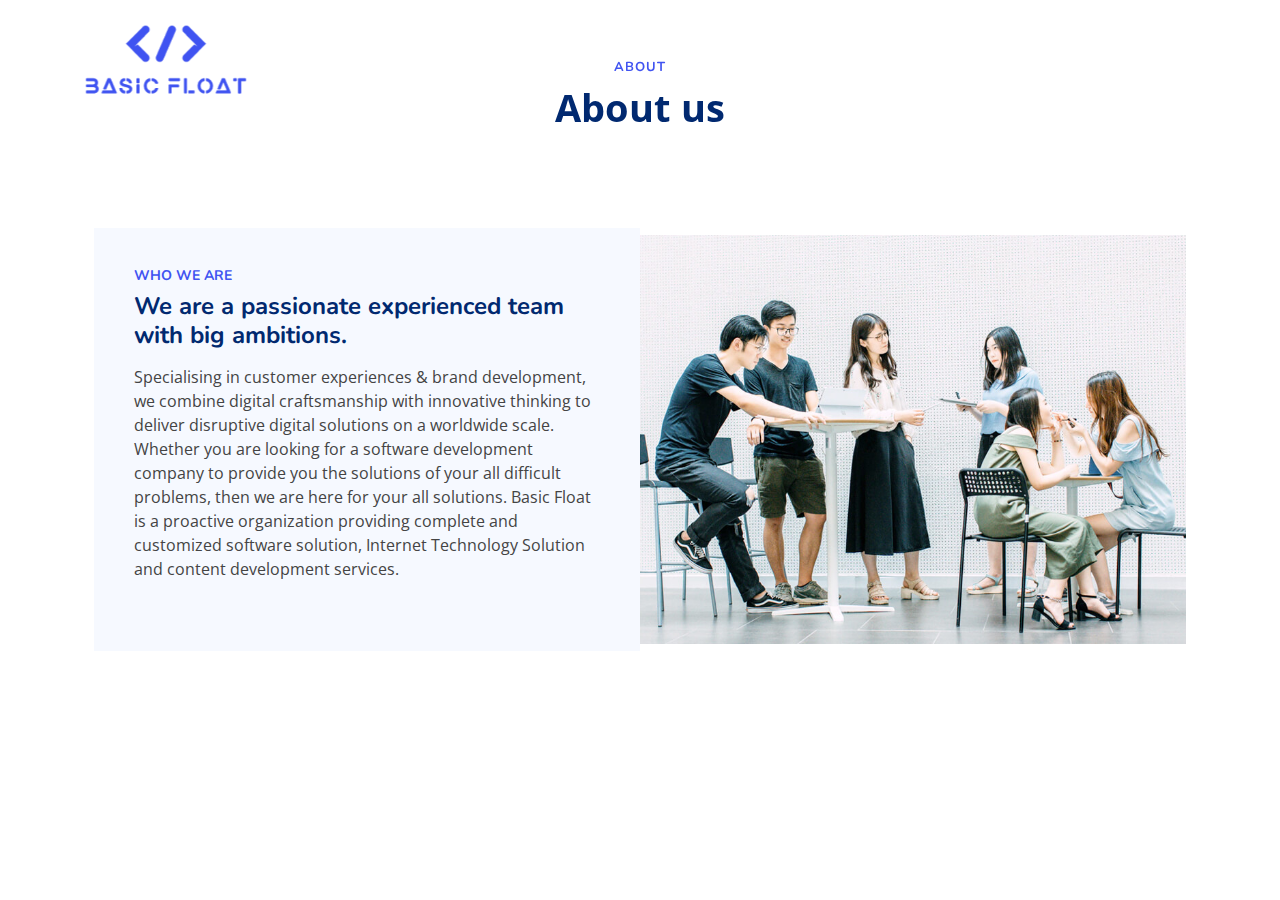
<file: about.html>
<!DOCTYPE html>
<html lang="en">

<head>
  <meta charset="utf-8">
  <meta content="width=device-width, initial-scale=1.0" name="viewport">

  <title>Cowin Vaccination Alert BasicFloat</title>
  <meta content="Cowin Vaccination Slot Alert Avaibility Message Service For All over India (Covid-19)- BasicFloat" name="description">

  <meta content="Cowin Vaccination Alert For All over India - BasicFloat" name="keywords">

<!-- Global site tag (gtag.js) - Google Analytics -->
<script async src="https://www.googletagmanager.com/gtag/js?id=G-8PRG3LWD3J"></script>
<script>
  window.dataLayer = window.dataLayer || [];
  function gtag(){dataLayer.push(arguments);}
  gtag('js', new Date());

  gtag('config', 'G-8PRG3LWD3J');

</script>

  <!-- Favicons -->
  <link href="assets/img/favicon_1.png" rel="icon">
  <link href="assets/img/apple-touch-icon.png" rel="apple-touch-icon">

  <!-- Google Fonts -->
  <link href="https://fonts.googleapis.com/css?family=Open+Sans:300,300i,400,400i,600,600i,700,700i|Nunito:300,300i,400,400i,600,600i,700,700i|Poppins:300,300i,400,400i,500,500i,600,600i,700,700i" rel="stylesheet">

  <!-- Vendor CSS Files -->
  <link href="assets/vendor/bootstrap/css/bootstrap.min.css" rel="stylesheet">
  <link href="assets/vendor/bootstrap-icons/bootstrap-icons.css" rel="stylesheet">
  <link href="assets/vendor/aos/aos.css" rel="stylesheet">
  <link href="assets/vendor/remixicon/remixicon.css" rel="stylesheet">
  <link href="assets/vendor/swiper/swiper-bundle.min.css" rel="stylesheet">
  <link href="assets/vendor/glightbox/css/glightbox.min.css" rel="stylesheet">

  <!-- Template Main CSS File -->
  <link href="assets/css/style.css" rel="stylesheet">

  <!-- =======================================================
  * Template Name: FlexStart - v1.1.1
  * Template URL: https://bootstrapmade.com/flexstart-bootstrap-startup-template/
  * Author: BootstrapMade.com
  * License: https://bootstrapmade.com/license/
  ======================================================== -->
  <script>
    function onlyNumberKey(evt) {
          
        // Only ASCII charactar in that range allowed
        var ASCIICode = (evt.which) ? evt.which : evt.keyCode
        if (ASCIICode > 31 && (ASCIICode < 48 || ASCIICode > 57))
            return false;
        return true;
    }
</script>




</head>

<body id="page-body" class="page-body">
  <div id="main-page">
  <!-- ======= Header ======= -->
  <header id="header" class="header fixed-top">
    <div class="container-fluid container-xl d-flex align-items-center justify-content-between">

      <a href="https://basicfloat.com" class="logo d-flex align-items-center">
        <img src="assets/img/logo6.png" alt="">
      </a>

    <!-- <h6 style="text-align: center;">Providing this Service costs money, feel free to <a target="_blank" href="https://imjo.in/NCksV9">DONATE</a> if you see value in this.</h6>--> 

      <nav id="navbar" class="navbar">
       
        <i style="display: none !important;" class="bi bi-list mobile-nav-toggle"></i>
      </nav><!-- .navbar -->

    </div>
  </header><!-- End Header -->

 

  


   
    <!-- ======= F.A.Q Section ======= -->
    <section id="faq" class="faq">

      <div class="container" data-aos="fade-up">

        <header class="section-header">

          <h2>ABOUT</h2>
          <p>About us</p>
        </header>

        <main id="main">
          <!-- ======= About Section ======= -->
          <section id="about" class="about">
      
            <div class="container" data-aos="fade-up">
              <div class="row gx-0">
      
                <div class="col-lg-6 d-flex flex-column justify-content-center" data-aos="fade-up" data-aos-delay="200">
                  <div class="content">
                    <h3>Who We Are</h3>
                    <h2>We are a passionate experienced team with big ambitions.</h2>
                    <p>
                      Specialising in customer experiences & brand development, we combine digital craftsmanship with innovative thinking to deliver disruptive digital solutions on a worldwide scale. Whether you are looking for a software development company to provide you the solutions of your all difficult problems, then we are here for your all solutions. Basic Float is a proactive organization providing complete and customized software solution, Internet Technology Solution and content development services.
      
                    </p>
                  <!--  <div class="text-center text-lg-start">
                      <a href="#" class="btn-read-more d-inline-flex align-items-center justify-content-center align-self-center">
                        <span>Read More</span>
                        <i class="bi bi-arrow-right"></i>
                      </a>
                    </div>-->
                  </div>
                </div>
      
                <div class="col-lg-6 d-flex align-items-center" data-aos="zoom-out" data-aos-delay="200">
                  <img src="assets/img/about.jpg" class="img-fluid" alt="">
                </div>
      
              </div>
            </div>

        

      </div>

    </section><!-- End F.A.Q Section -->



    <!-- 
    <section id="contact" class="contact">

      <div class="container" data-aos="fade-up">

        <header class="section-header">
          <h2>Contact</h2>
          <p>Contact Us</p>
        </header>

        <div class="row gy-4">

          <div class="col-lg-6">

            <div class="row gy-4">
              <div class="col-md-6">
                <div class="info-box">
                  <i class="bi bi-geo-alt"></i>
                  <h3>Address</h3>
                  <p>A108 Adam Street,<br>New York, NY 535022</p>
                </div>
              </div>
              <div class="col-md-6">
                <div class="info-box">
                  <i class="bi bi-telephone"></i>
                  <h3>Call Us</h3>
                  <p>+91-7737728596</p>
                  <p>+91-7737728596</p>
                </div>
              </div>
              <div class="col-md-6">
                <div class="info-box">
                  <i class="bi bi-envelope"></i>
                  <h3>Email Us</h3>
                  <p>info@haritara.com<br>contact@haritara.com</p>
                </div>
              </div>
              <div class="col-md-6">
                <div class="info-box">
                  <i class="bi bi-clock"></i>
                  <h3>Open Hours</h3>
                  <p>Monday - Friday<br>9:00AM - 05:00PM</p>
                </div>
              </div>
            </div>

          </div>

          <div class="col-lg-6">
            <form action="forms/contact.php" method="post" class="php-email-form">
              <div class="row gy-4">

                <div class="col-md-6">
                  <input type="text" name="name" class="form-control" placeholder="Your Name" required>
                </div>

                <div class="col-md-6 ">
                  <input type="email" class="form-control" name="email" placeholder="Your Email" required>
                </div>

                <div class="col-md-12">
                  <input type="text" class="form-control" name="subject" placeholder="Subject" required>
                </div>

                <div class="col-md-12">
                  <textarea class="form-control" name="message" rows="6" placeholder="Message" required></textarea>
                </div>

                <div class="col-md-12 text-center">
                  <div class="loading">Loading</div>
                  <div class="error-message"></div>
                  <div class="sent-message">Your message has been sent. Thank you!</div>

                  <button type="submit">Send Message</button>
                </div>

              </div>
            </form>

          </div>

        </div>

      </div>

    </section>======= Contact Section ======= --><!-- End Contact Section -->

  </main><!-- End #main -->

  
   
  <!-- ======= Footer ======= -->

</div>
  <a href="#" class="back-to-top d-flex align-items-center justify-content-center"><i class="bi bi-arrow-up-short"></i></a>

  <!-- Vendor JS Files -->
  <script src="assets/vendor/bootstrap/js/bootstrap.bundle.js"></script>
  <script src="assets/vendor/aos/aos.js"></script>
  <script src="assets/vendor/swiper/swiper-bundle.min.js"></script>
  <script src="assets/vendor/purecounter/purecounter.js"></script>
  <script src="assets/vendor/isotope-layout/isotope.pkgd.min.js"></script>
  <script src="assets/vendor/glightbox/js/glightbox.min.js"></script>

  <!-- Template Main JS File -->
  <script src="assets/js/jquery-3.3.1.min.js"></script>

  
  <script src="assets/js/main.js"></script>



</body>

</html>
</file>
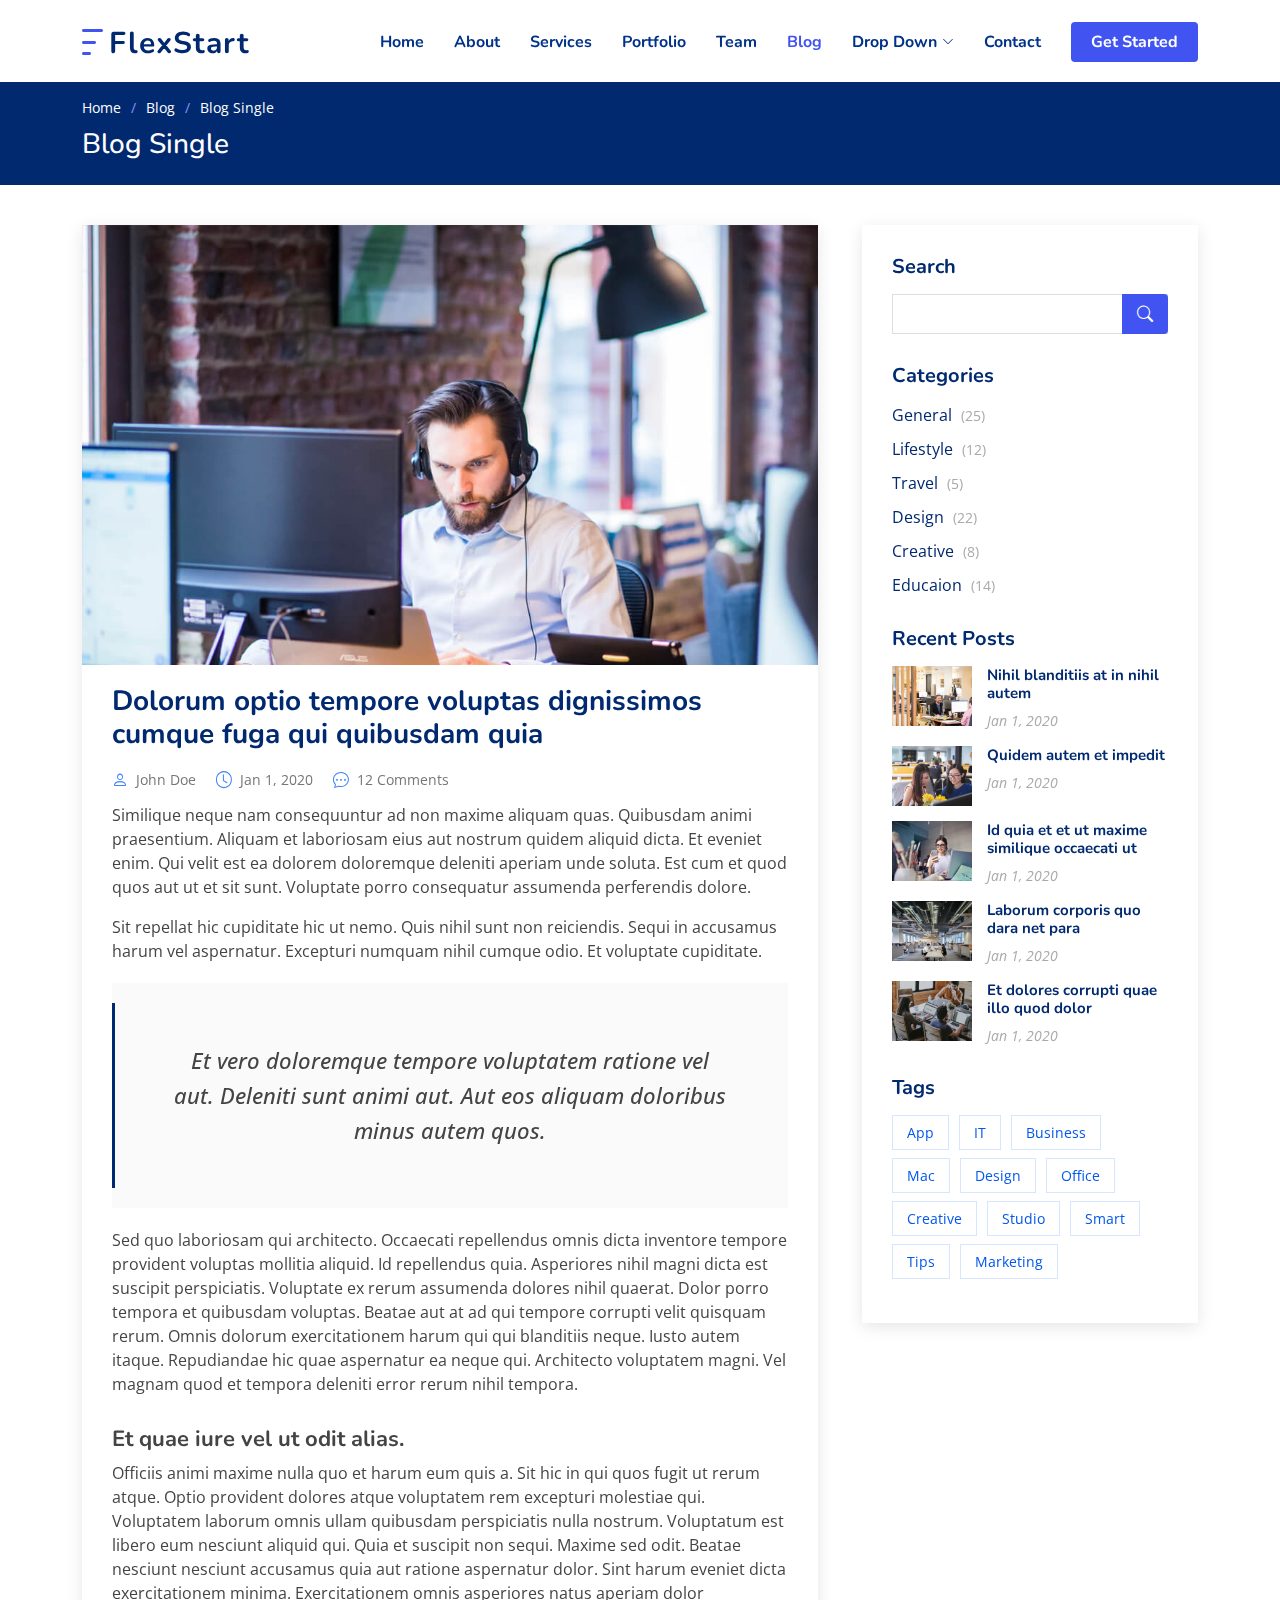
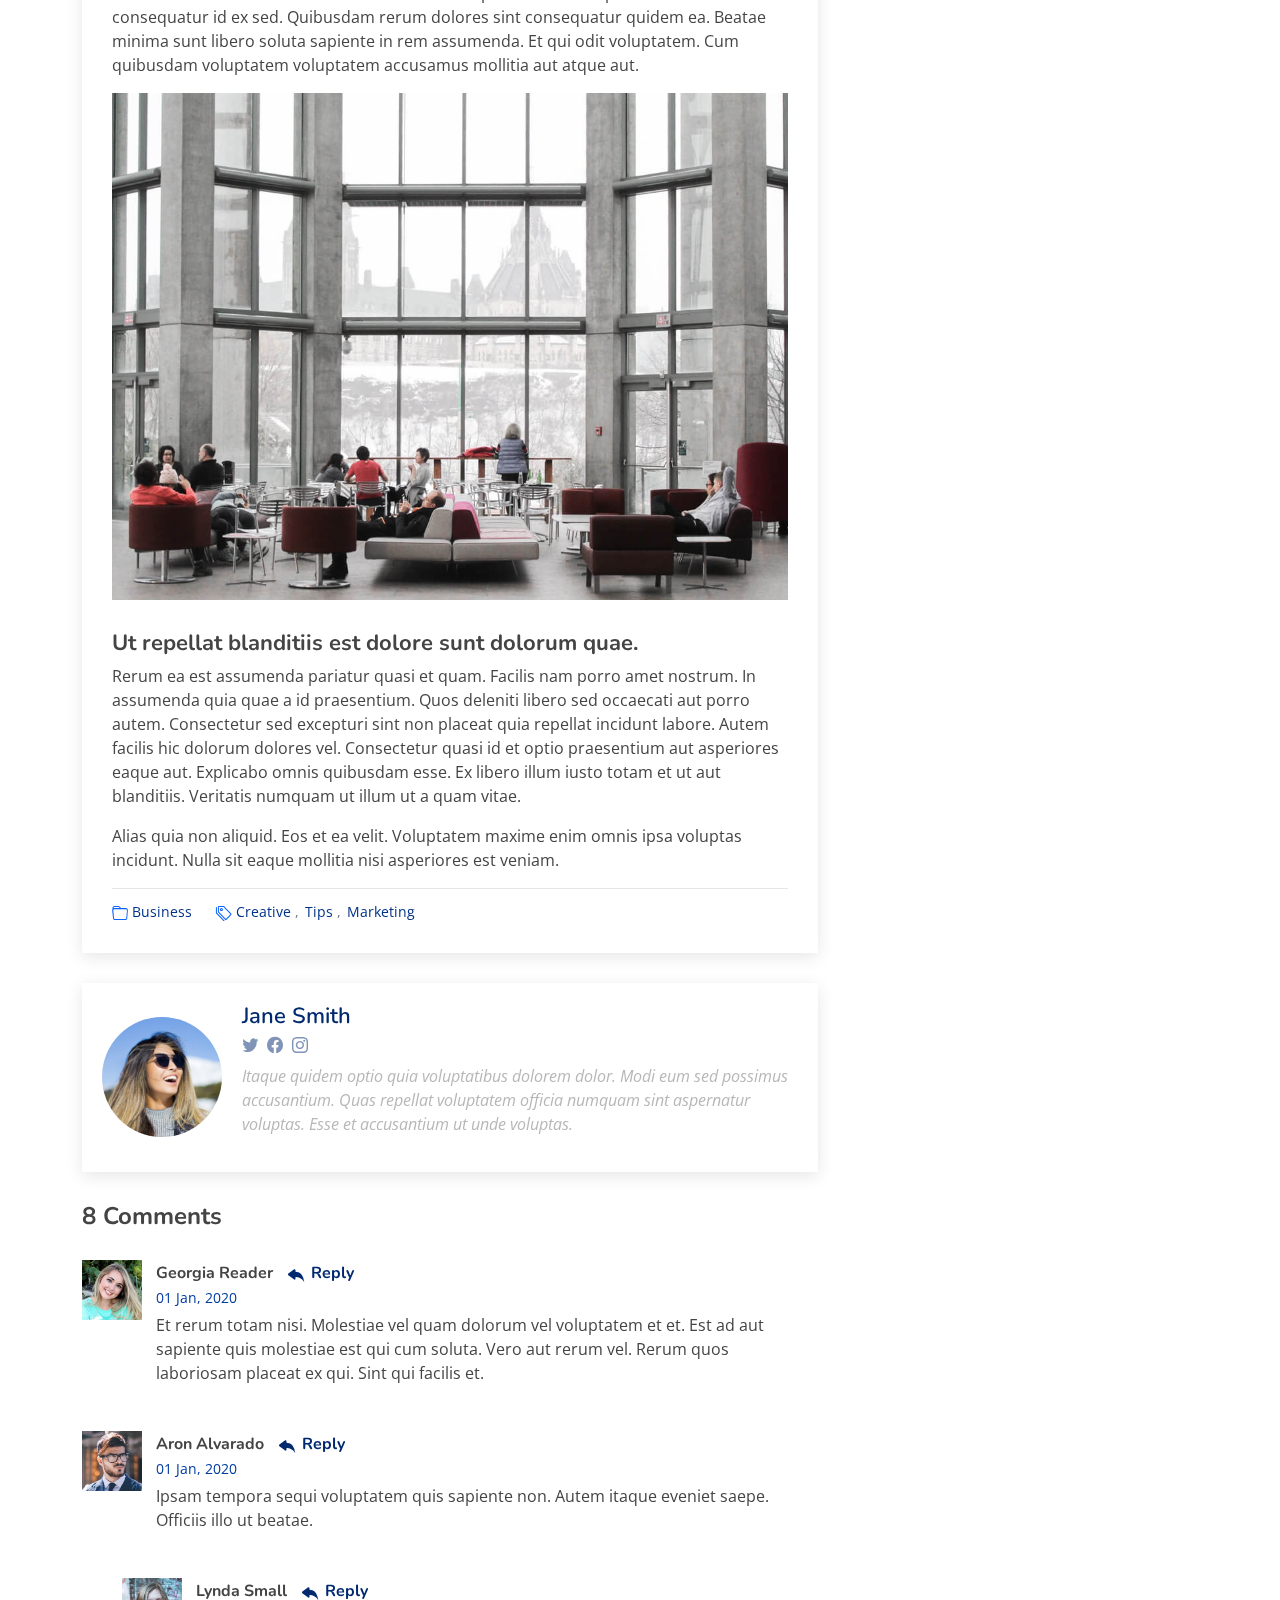
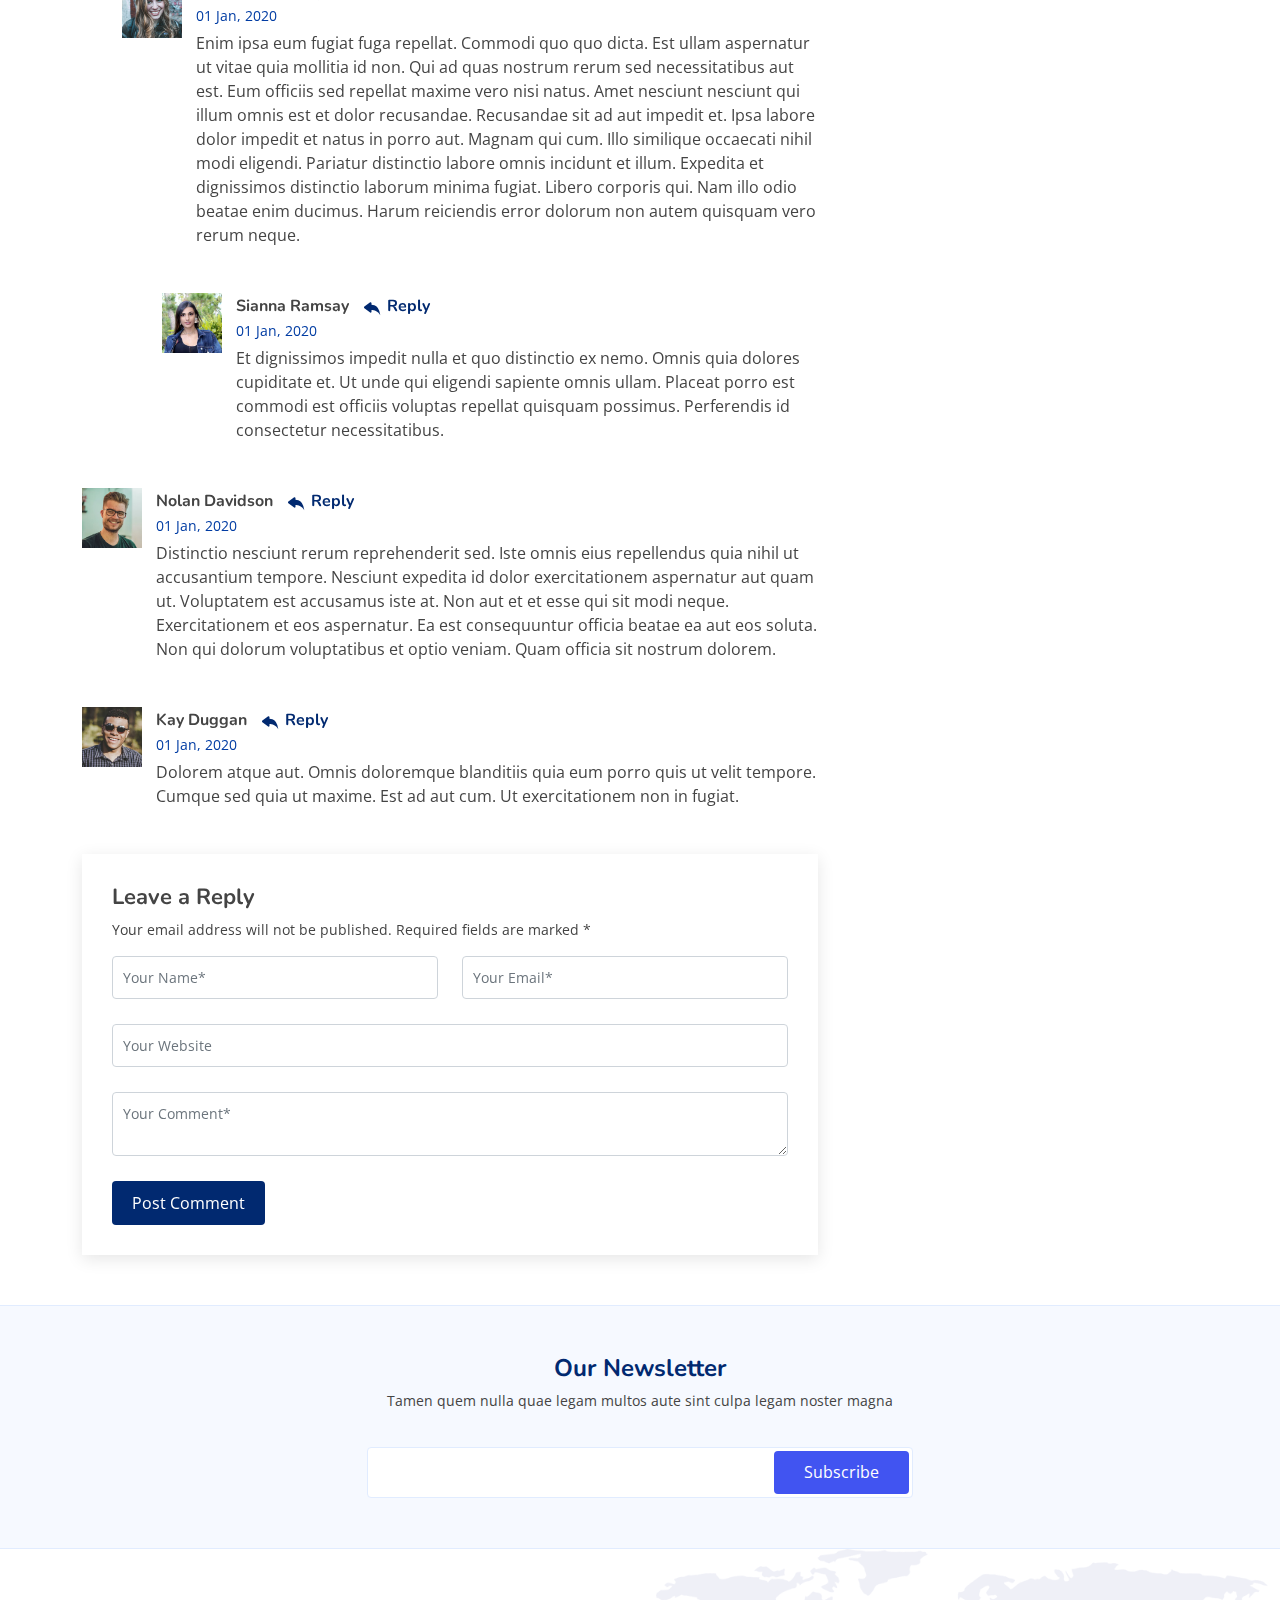
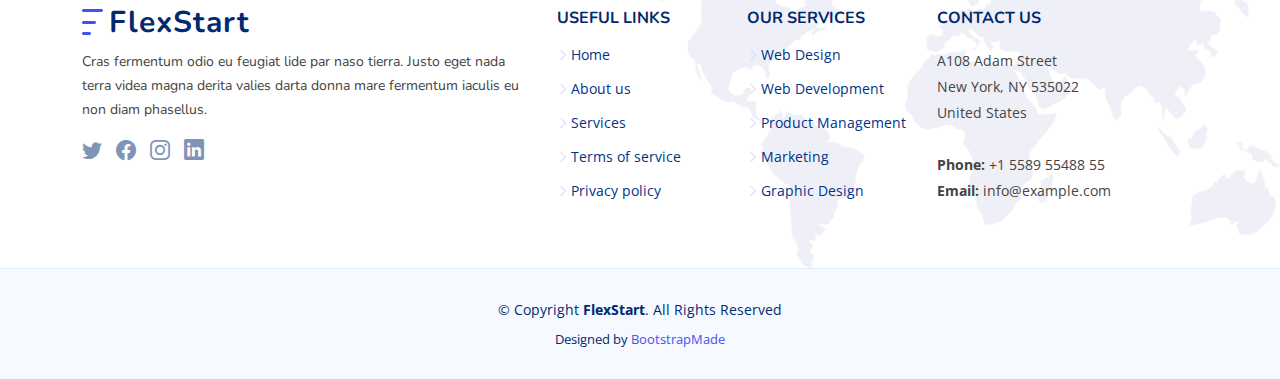
<file: blog-single.html>
<!DOCTYPE html>
<html lang="en">

<head>
  <meta charset="utf-8">
  <meta content="width=device-width, initial-scale=1.0" name="viewport">

  <title>Blog Single - FlexStart Bootstrap Template</title>
  <meta content="" name="description">
  <meta content="" name="keywords">

  <!-- Favicons -->
  <link href="assets/img/favicon.png" rel="icon">
  <link href="assets/img/apple-touch-icon.png" rel="apple-touch-icon">

  <!-- Google Fonts -->
  <link href="https://fonts.googleapis.com/css?family=Open+Sans:300,300i,400,400i,600,600i,700,700i|Nunito:300,300i,400,400i,600,600i,700,700i|Poppins:300,300i,400,400i,500,500i,600,600i,700,700i" rel="stylesheet">

  <!-- Vendor CSS Files -->
  <link href="assets/vendor/bootstrap/css/bootstrap.min.css" rel="stylesheet">
  <link href="assets/vendor/bootstrap-icons/bootstrap-icons.css" rel="stylesheet">
  <link href="assets/vendor/aos/aos.css" rel="stylesheet">
  <link href="assets/vendor/remixicon/remixicon.css" rel="stylesheet">
  <link href="assets/vendor/swiper/swiper-bundle.min.css" rel="stylesheet">
  <link href="assets/vendor/glightbox/css/glightbox.min.css" rel="stylesheet">

  <!-- Template Main CSS File -->
  <link href="assets/css/style.css" rel="stylesheet">

  <!-- =======================================================
  * Template Name: FlexStart - v1.1.1
  * Template URL: https://bootstrapmade.com/flexstart-bootstrap-startup-template/
  * Author: BootstrapMade.com
  * License: https://bootstrapmade.com/license/
  ======================================================== -->
</head>

<body>

  <!-- ======= Header ======= -->
  <header id="header" class="header fixed-top">
    <div class="container-fluid container-xl d-flex align-items-center justify-content-between">

      <a href="index.html" class="logo d-flex align-items-center">
        <img src="assets/img/logo.png" alt="">
        <span>FlexStart</span>
      </a>

      <nav id="navbar" class="navbar">
        <ul>
          <li><a class="nav-link scrollto " href="#hero">Home</a></li>
          <li><a class="nav-link scrollto" href="#about">About</a></li>
          <li><a class="nav-link scrollto" href="#services">Services</a></li>
          <li><a class="nav-link scrollto" href="#portfolio">Portfolio</a></li>
          <li><a class="nav-link scrollto" href="#team">Team</a></li>
          <li><a class="active" href="blog.html">Blog</a></li>
          <li class="dropdown"><a href="#"><span>Drop Down</span> <i class="bi bi-chevron-down"></i></a>
            <ul>
              <li><a href="#">Drop Down 1</a></li>
              <li class="dropdown"><a href="#"><span>Deep Drop Down</span> <i class="bi bi-chevron-right"></i></a>
                <ul>
                  <li><a href="#">Deep Drop Down 1</a></li>
                  <li><a href="#">Deep Drop Down 2</a></li>
                  <li><a href="#">Deep Drop Down 3</a></li>
                  <li><a href="#">Deep Drop Down 4</a></li>
                  <li><a href="#">Deep Drop Down 5</a></li>
                </ul>
              </li>
              <li><a href="#">Drop Down 2</a></li>
              <li><a href="#">Drop Down 3</a></li>
              <li><a href="#">Drop Down 4</a></li>
            </ul>
          </li>
          <li><a class="nav-link scrollto" href="#contact">Contact</a></li>
          <li><a class="getstarted scrollto" href="#about">Get Started</a></li>
        </ul>
        <i class="bi bi-list mobile-nav-toggle"></i>
      </nav><!-- .navbar -->

    </div>
  </header><!-- End Header -->

  <main id="main">

    <!-- ======= Breadcrumbs ======= -->
    <section class="breadcrumbs">
      <div class="container">

        <ol>
          <li><a href="index.html">Home</a></li>
          <li><a href="blog.html">Blog</a></li>
          <li>Blog Single</li>
        </ol>
        <h2>Blog Single</h2>

      </div>
    </section><!-- End Breadcrumbs -->

    <!-- ======= Blog Single Section ======= -->
    <section id="blog" class="blog">
      <div class="container" data-aos="fade-up">

        <div class="row">

          <div class="col-lg-8 entries">

            <article class="entry entry-single">

              <div class="entry-img">
                <img src="assets/img/blog/blog-1.jpg" alt="" class="img-fluid">
              </div>

              <h2 class="entry-title">
                <a href="blog-single.html">Dolorum optio tempore voluptas dignissimos cumque fuga qui quibusdam quia</a>
              </h2>

              <div class="entry-meta">
                <ul>
                  <li class="d-flex align-items-center"><i class="bi bi-person"></i> <a href="blog-single.html">John Doe</a></li>
                  <li class="d-flex align-items-center"><i class="bi bi-clock"></i> <a href="blog-single.html"><time datetime="2020-01-01">Jan 1, 2020</time></a></li>
                  <li class="d-flex align-items-center"><i class="bi bi-chat-dots"></i> <a href="blog-single.html">12 Comments</a></li>
                </ul>
              </div>

              <div class="entry-content">
                <p>
                  Similique neque nam consequuntur ad non maxime aliquam quas. Quibusdam animi praesentium. Aliquam et laboriosam eius aut nostrum quidem aliquid dicta.
                  Et eveniet enim. Qui velit est ea dolorem doloremque deleniti aperiam unde soluta. Est cum et quod quos aut ut et sit sunt. Voluptate porro consequatur assumenda perferendis dolore.
                </p>

                <p>
                  Sit repellat hic cupiditate hic ut nemo. Quis nihil sunt non reiciendis. Sequi in accusamus harum vel aspernatur. Excepturi numquam nihil cumque odio. Et voluptate cupiditate.
                </p>

                <blockquote>
                  <p>
                    Et vero doloremque tempore voluptatem ratione vel aut. Deleniti sunt animi aut. Aut eos aliquam doloribus minus autem quos.
                  </p>
                </blockquote>

                <p>
                  Sed quo laboriosam qui architecto. Occaecati repellendus omnis dicta inventore tempore provident voluptas mollitia aliquid. Id repellendus quia. Asperiores nihil magni dicta est suscipit perspiciatis. Voluptate ex rerum assumenda dolores nihil quaerat.
                  Dolor porro tempora et quibusdam voluptas. Beatae aut at ad qui tempore corrupti velit quisquam rerum. Omnis dolorum exercitationem harum qui qui blanditiis neque.
                  Iusto autem itaque. Repudiandae hic quae aspernatur ea neque qui. Architecto voluptatem magni. Vel magnam quod et tempora deleniti error rerum nihil tempora.
                </p>

                <h3>Et quae iure vel ut odit alias.</h3>
                <p>
                  Officiis animi maxime nulla quo et harum eum quis a. Sit hic in qui quos fugit ut rerum atque. Optio provident dolores atque voluptatem rem excepturi molestiae qui. Voluptatem laborum omnis ullam quibusdam perspiciatis nulla nostrum. Voluptatum est libero eum nesciunt aliquid qui.
                  Quia et suscipit non sequi. Maxime sed odit. Beatae nesciunt nesciunt accusamus quia aut ratione aspernatur dolor. Sint harum eveniet dicta exercitationem minima. Exercitationem omnis asperiores natus aperiam dolor consequatur id ex sed. Quibusdam rerum dolores sint consequatur quidem ea.
                  Beatae minima sunt libero soluta sapiente in rem assumenda. Et qui odit voluptatem. Cum quibusdam voluptatem voluptatem accusamus mollitia aut atque aut.
                </p>
                <img src="assets/img/blog/blog-inside-post.jpg" class="img-fluid" alt="">

                <h3>Ut repellat blanditiis est dolore sunt dolorum quae.</h3>
                <p>
                  Rerum ea est assumenda pariatur quasi et quam. Facilis nam porro amet nostrum. In assumenda quia quae a id praesentium. Quos deleniti libero sed occaecati aut porro autem. Consectetur sed excepturi sint non placeat quia repellat incidunt labore. Autem facilis hic dolorum dolores vel.
                  Consectetur quasi id et optio praesentium aut asperiores eaque aut. Explicabo omnis quibusdam esse. Ex libero illum iusto totam et ut aut blanditiis. Veritatis numquam ut illum ut a quam vitae.
                </p>
                <p>
                  Alias quia non aliquid. Eos et ea velit. Voluptatem maxime enim omnis ipsa voluptas incidunt. Nulla sit eaque mollitia nisi asperiores est veniam.
                </p>

              </div>

              <div class="entry-footer">
                <i class="bi bi-folder"></i>
                <ul class="cats">
                  <li><a href="#">Business</a></li>
                </ul>

                <i class="bi bi-tags"></i>
                <ul class="tags">
                  <li><a href="#">Creative</a></li>
                  <li><a href="#">Tips</a></li>
                  <li><a href="#">Marketing</a></li>
                </ul>
              </div>

            </article><!-- End blog entry -->

            <div class="blog-author d-flex align-items-center">
              <img src="assets/img/blog/blog-author.jpg" class="rounded-circle float-left" alt="">
              <div>
                <h4>Jane Smith</h4>
                <div class="social-links">
                  <a href="https://twitters.com/#"><i class="bi bi-twitter"></i></a>
                  <a href="https://facebook.com/#"><i class="bi bi-facebook"></i></a>
                  <a href="https://instagram.com/#"><i class="biu bi-instagram"></i></a>
                </div>
                <p>
                  Itaque quidem optio quia voluptatibus dolorem dolor. Modi eum sed possimus accusantium. Quas repellat voluptatem officia numquam sint aspernatur voluptas. Esse et accusantium ut unde voluptas.
                </p>
              </div>
            </div><!-- End blog author bio -->

            <div class="blog-comments">

              <h4 class="comments-count">8 Comments</h4>

              <div id="comment-1" class="comment">
                <div class="d-flex">
                  <div class="comment-img"><img src="assets/img/blog/comments-1.jpg" alt=""></div>
                  <div>
                    <h5><a href="">Georgia Reader</a> <a href="#" class="reply"><i class="bi bi-reply-fill"></i> Reply</a></h5>
                    <time datetime="2020-01-01">01 Jan, 2020</time>
                    <p>
                      Et rerum totam nisi. Molestiae vel quam dolorum vel voluptatem et et. Est ad aut sapiente quis molestiae est qui cum soluta.
                      Vero aut rerum vel. Rerum quos laboriosam placeat ex qui. Sint qui facilis et.
                    </p>
                  </div>
                </div>
              </div><!-- End comment #1 -->

              <div id="comment-2" class="comment">
                <div class="d-flex">
                  <div class="comment-img"><img src="assets/img/blog/comments-2.jpg" alt=""></div>
                  <div>
                    <h5><a href="">Aron Alvarado</a> <a href="#" class="reply"><i class="bi bi-reply-fill"></i> Reply</a></h5>
                    <time datetime="2020-01-01">01 Jan, 2020</time>
                    <p>
                      Ipsam tempora sequi voluptatem quis sapiente non. Autem itaque eveniet saepe. Officiis illo ut beatae.
                    </p>
                  </div>
                </div>

                <div id="comment-reply-1" class="comment comment-reply">
                  <div class="d-flex">
                    <div class="comment-img"><img src="assets/img/blog/comments-3.jpg" alt=""></div>
                    <div>
                      <h5><a href="">Lynda Small</a> <a href="#" class="reply"><i class="bi bi-reply-fill"></i> Reply</a></h5>
                      <time datetime="2020-01-01">01 Jan, 2020</time>
                      <p>
                        Enim ipsa eum fugiat fuga repellat. Commodi quo quo dicta. Est ullam aspernatur ut vitae quia mollitia id non. Qui ad quas nostrum rerum sed necessitatibus aut est. Eum officiis sed repellat maxime vero nisi natus. Amet nesciunt nesciunt qui illum omnis est et dolor recusandae.

                        Recusandae sit ad aut impedit et. Ipsa labore dolor impedit et natus in porro aut. Magnam qui cum. Illo similique occaecati nihil modi eligendi. Pariatur distinctio labore omnis incidunt et illum. Expedita et dignissimos distinctio laborum minima fugiat.

                        Libero corporis qui. Nam illo odio beatae enim ducimus. Harum reiciendis error dolorum non autem quisquam vero rerum neque.
                      </p>
                    </div>
                  </div>

                  <div id="comment-reply-2" class="comment comment-reply">
                    <div class="d-flex">
                      <div class="comment-img"><img src="assets/img/blog/comments-4.jpg" alt=""></div>
                      <div>
                        <h5><a href="">Sianna Ramsay</a> <a href="#" class="reply"><i class="bi bi-reply-fill"></i> Reply</a></h5>
                        <time datetime="2020-01-01">01 Jan, 2020</time>
                        <p>
                          Et dignissimos impedit nulla et quo distinctio ex nemo. Omnis quia dolores cupiditate et. Ut unde qui eligendi sapiente omnis ullam. Placeat porro est commodi est officiis voluptas repellat quisquam possimus. Perferendis id consectetur necessitatibus.
                        </p>
                      </div>
                    </div>

                  </div><!-- End comment reply #2-->

                </div><!-- End comment reply #1-->

              </div><!-- End comment #2-->

              <div id="comment-3" class="comment">
                <div class="d-flex">
                  <div class="comment-img"><img src="assets/img/blog/comments-5.jpg" alt=""></div>
                  <div>
                    <h5><a href="">Nolan Davidson</a> <a href="#" class="reply"><i class="bi bi-reply-fill"></i> Reply</a></h5>
                    <time datetime="2020-01-01">01 Jan, 2020</time>
                    <p>
                      Distinctio nesciunt rerum reprehenderit sed. Iste omnis eius repellendus quia nihil ut accusantium tempore. Nesciunt expedita id dolor exercitationem aspernatur aut quam ut. Voluptatem est accusamus iste at.
                      Non aut et et esse qui sit modi neque. Exercitationem et eos aspernatur. Ea est consequuntur officia beatae ea aut eos soluta. Non qui dolorum voluptatibus et optio veniam. Quam officia sit nostrum dolorem.
                    </p>
                  </div>
                </div>

              </div><!-- End comment #3 -->

              <div id="comment-4" class="comment">
                <div class="d-flex">
                  <div class="comment-img"><img src="assets/img/blog/comments-6.jpg" alt=""></div>
                  <div>
                    <h5><a href="">Kay Duggan</a> <a href="#" class="reply"><i class="bi bi-reply-fill"></i> Reply</a></h5>
                    <time datetime="2020-01-01">01 Jan, 2020</time>
                    <p>
                      Dolorem atque aut. Omnis doloremque blanditiis quia eum porro quis ut velit tempore. Cumque sed quia ut maxime. Est ad aut cum. Ut exercitationem non in fugiat.
                    </p>
                  </div>
                </div>

              </div><!-- End comment #4 -->

              <div class="reply-form">
                <h4>Leave a Reply</h4>
                <p>Your email address will not be published. Required fields are marked * </p>
                <form action="">
                  <div class="row">
                    <div class="col-md-6 form-group">
                      <input name="name" type="text" class="form-control" placeholder="Your Name*">
                    </div>
                    <div class="col-md-6 form-group">
                      <input name="email" type="text" class="form-control" placeholder="Your Email*">
                    </div>
                  </div>
                  <div class="row">
                    <div class="col form-group">
                      <input name="website" type="text" class="form-control" placeholder="Your Website">
                    </div>
                  </div>
                  <div class="row">
                    <div class="col form-group">
                      <textarea name="comment" class="form-control" placeholder="Your Comment*"></textarea>
                    </div>
                  </div>
                  <button type="submit" class="btn btn-primary">Post Comment</button>

                </form>

              </div>

            </div><!-- End blog comments -->

          </div><!-- End blog entries list -->

          <div class="col-lg-4">

            <div class="sidebar">

              <h3 class="sidebar-title">Search</h3>
              <div class="sidebar-item search-form">
                <form action="">
                  <input type="text">
                  <button type="submit"><i class="bi bi-search"></i></button>
                </form>
              </div><!-- End sidebar search formn-->

              <h3 class="sidebar-title">Categories</h3>
              <div class="sidebar-item categories">
                <ul>
                  <li><a href="#">General <span>(25)</span></a></li>
                  <li><a href="#">Lifestyle <span>(12)</span></a></li>
                  <li><a href="#">Travel <span>(5)</span></a></li>
                  <li><a href="#">Design <span>(22)</span></a></li>
                  <li><a href="#">Creative <span>(8)</span></a></li>
                  <li><a href="#">Educaion <span>(14)</span></a></li>
                </ul>
              </div><!-- End sidebar categories-->

              <h3 class="sidebar-title">Recent Posts</h3>
              <div class="sidebar-item recent-posts">
                <div class="post-item clearfix">
                  <img src="assets/img/blog/blog-recent-1.jpg" alt="">
                  <h4><a href="blog-single.html">Nihil blanditiis at in nihil autem</a></h4>
                  <time datetime="2020-01-01">Jan 1, 2020</time>
                </div>

                <div class="post-item clearfix">
                  <img src="assets/img/blog/blog-recent-2.jpg" alt="">
                  <h4><a href="blog-single.html">Quidem autem et impedit</a></h4>
                  <time datetime="2020-01-01">Jan 1, 2020</time>
                </div>

                <div class="post-item clearfix">
                  <img src="assets/img/blog/blog-recent-3.jpg" alt="">
                  <h4><a href="blog-single.html">Id quia et et ut maxime similique occaecati ut</a></h4>
                  <time datetime="2020-01-01">Jan 1, 2020</time>
                </div>

                <div class="post-item clearfix">
                  <img src="assets/img/blog/blog-recent-4.jpg" alt="">
                  <h4><a href="blog-single.html">Laborum corporis quo dara net para</a></h4>
                  <time datetime="2020-01-01">Jan 1, 2020</time>
                </div>

                <div class="post-item clearfix">
                  <img src="assets/img/blog/blog-recent-5.jpg" alt="">
                  <h4><a href="blog-single.html">Et dolores corrupti quae illo quod dolor</a></h4>
                  <time datetime="2020-01-01">Jan 1, 2020</time>
                </div>

              </div><!-- End sidebar recent posts-->

              <h3 class="sidebar-title">Tags</h3>
              <div class="sidebar-item tags">
                <ul>
                  <li><a href="#">App</a></li>
                  <li><a href="#">IT</a></li>
                  <li><a href="#">Business</a></li>
                  <li><a href="#">Mac</a></li>
                  <li><a href="#">Design</a></li>
                  <li><a href="#">Office</a></li>
                  <li><a href="#">Creative</a></li>
                  <li><a href="#">Studio</a></li>
                  <li><a href="#">Smart</a></li>
                  <li><a href="#">Tips</a></li>
                  <li><a href="#">Marketing</a></li>
                </ul>
              </div><!-- End sidebar tags-->

            </div><!-- End sidebar -->

          </div><!-- End blog sidebar -->

        </div>

      </div>
    </section><!-- End Blog Single Section -->

  </main><!-- End #main -->

  <!-- ======= Footer ======= -->
  <footer id="footer" class="footer">

    <div class="footer-newsletter">
      <div class="container">
        <div class="row justify-content-center">
          <div class="col-lg-12 text-center">
            <h4>Our Newsletter</h4>
            <p>Tamen quem nulla quae legam multos aute sint culpa legam noster magna</p>
          </div>
          <div class="col-lg-6">
            <form action="" method="post">
              <input type="email" name="email"><input type="submit" value="Subscribe">
            </form>
          </div>
        </div>
      </div>
    </div>

    <div class="footer-top">
      <div class="container">
        <div class="row gy-4">
          <div class="col-lg-5 col-md-12 footer-info">
            <a href="index.html" class="logo d-flex align-items-center">
              <img src="assets/img/logo.png" alt="">
              <span>FlexStart</span>
            </a>
            <p>Cras fermentum odio eu feugiat lide par naso tierra. Justo eget nada terra videa magna derita valies darta donna mare fermentum iaculis eu non diam phasellus.</p>
            <div class="social-links mt-3">
              <a href="#" class="twitter"><i class="bi bi-twitter"></i></a>
              <a href="#" class="facebook"><i class="bi bi-facebook"></i></a>
              <a href="#" class="instagram"><i class="bi bi-instagram bx bxl-instagram"></i></a>
              <a href="#" class="linkedin"><i class="bi bi-linkedin bx bxl-linkedin"></i></a>
            </div>
          </div>

          <div class="col-lg-2 col-6 footer-links">
            <h4>Useful Links</h4>
            <ul>
              <li><i class="bi bi-chevron-right"></i> <a href="#">Home</a></li>
              <li><i class="bi bi-chevron-right"></i> <a href="#">About us</a></li>
              <li><i class="bi bi-chevron-right"></i> <a href="#">Services</a></li>
              <li><i class="bi bi-chevron-right"></i> <a href="#">Terms of service</a></li>
              <li><i class="bi bi-chevron-right"></i> <a href="#">Privacy policy</a></li>
            </ul>
          </div>

          <div class="col-lg-2 col-6 footer-links">
            <h4>Our Services</h4>
            <ul>
              <li><i class="bi bi-chevron-right"></i> <a href="#">Web Design</a></li>
              <li><i class="bi bi-chevron-right"></i> <a href="#">Web Development</a></li>
              <li><i class="bi bi-chevron-right"></i> <a href="#">Product Management</a></li>
              <li><i class="bi bi-chevron-right"></i> <a href="#">Marketing</a></li>
              <li><i class="bi bi-chevron-right"></i> <a href="#">Graphic Design</a></li>
            </ul>
          </div>

          <div class="col-lg-3 col-md-12 footer-contact text-center text-md-start">
            <h4>Contact Us</h4>
            <p>
              A108 Adam Street <br>
              New York, NY 535022<br>
              United States <br><br>
              <strong>Phone:</strong> +1 5589 55488 55<br>
              <strong>Email:</strong> info@example.com<br>
            </p>

          </div>

        </div>
      </div>
    </div>

    <div class="container">
      <div class="copyright">
        &copy; Copyright <strong><span>FlexStart</span></strong>. All Rights Reserved
      </div>
      <div class="credits">
        <!-- All the links in the footer should remain intact. -->
        <!-- You can delete the links only if you purchased the pro version. -->
        <!-- Licensing information: https://bootstrapmade.com/license/ -->
        <!-- Purchase the pro version with working PHP/AJAX contact form: https://bootstrapmade.com/flexstart-bootstrap-startup-template/ -->
        Designed by <a href="https://bootstrapmade.com/">BootstrapMade</a>
      </div>
    </div>
  </footer><!-- End Footer -->

  <a href="#" class="back-to-top d-flex align-items-center justify-content-center"><i class="bi bi-arrow-up-short"></i></a>

  <!-- Vendor JS Files -->
  <script src="assets/vendor/bootstrap/js/bootstrap.bundle.js"></script>
  <script src="assets/vendor/aos/aos.js"></script>
  <script src="assets/vendor/php-email-form/validate.js"></script>
  <script src="assets/vendor/swiper/swiper-bundle.min.js"></script>
  <script src="assets/vendor/purecounter/purecounter.js"></script>
  <script src="assets/vendor/isotope-layout/isotope.pkgd.min.js"></script>
  <script src="assets/vendor/glightbox/js/glightbox.min.js"></script>

  <!-- Template Main JS File -->
  <script src="assets/js/main.js"></script>

</body>

</html>
</file>
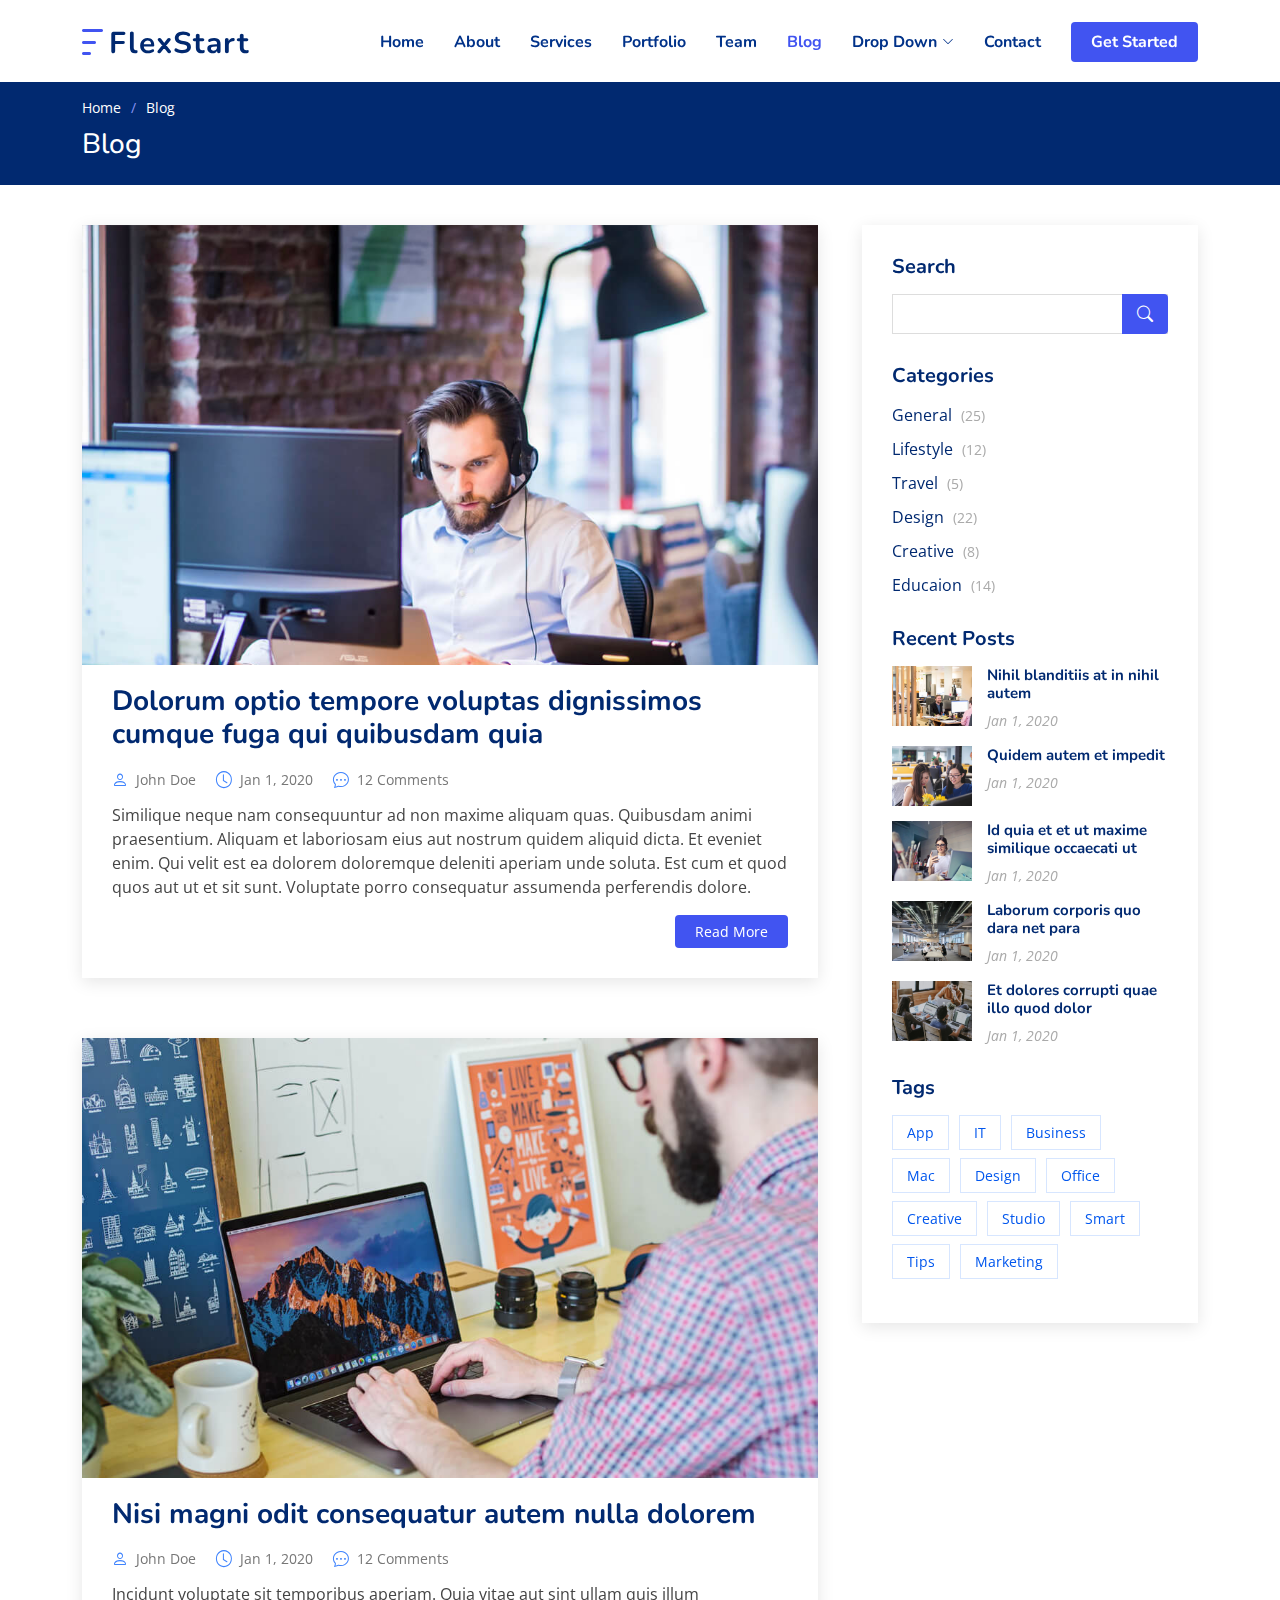
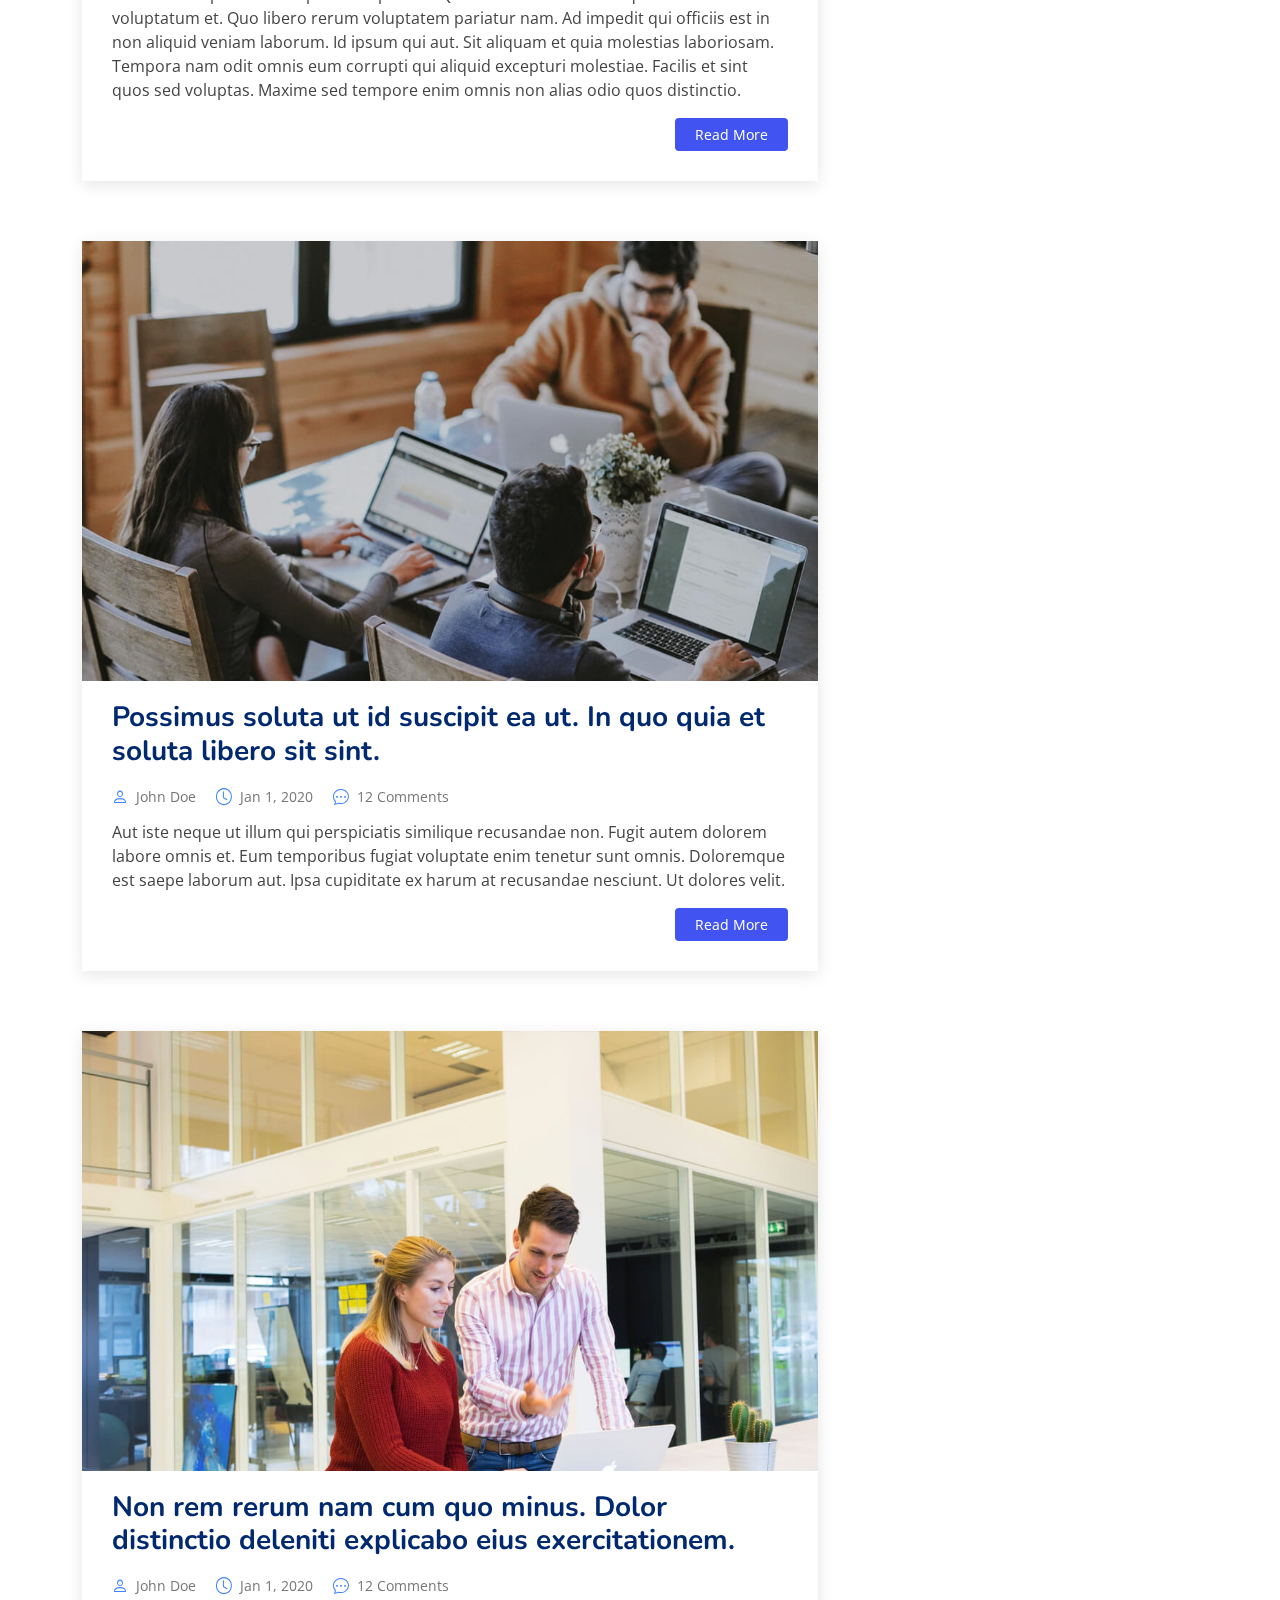
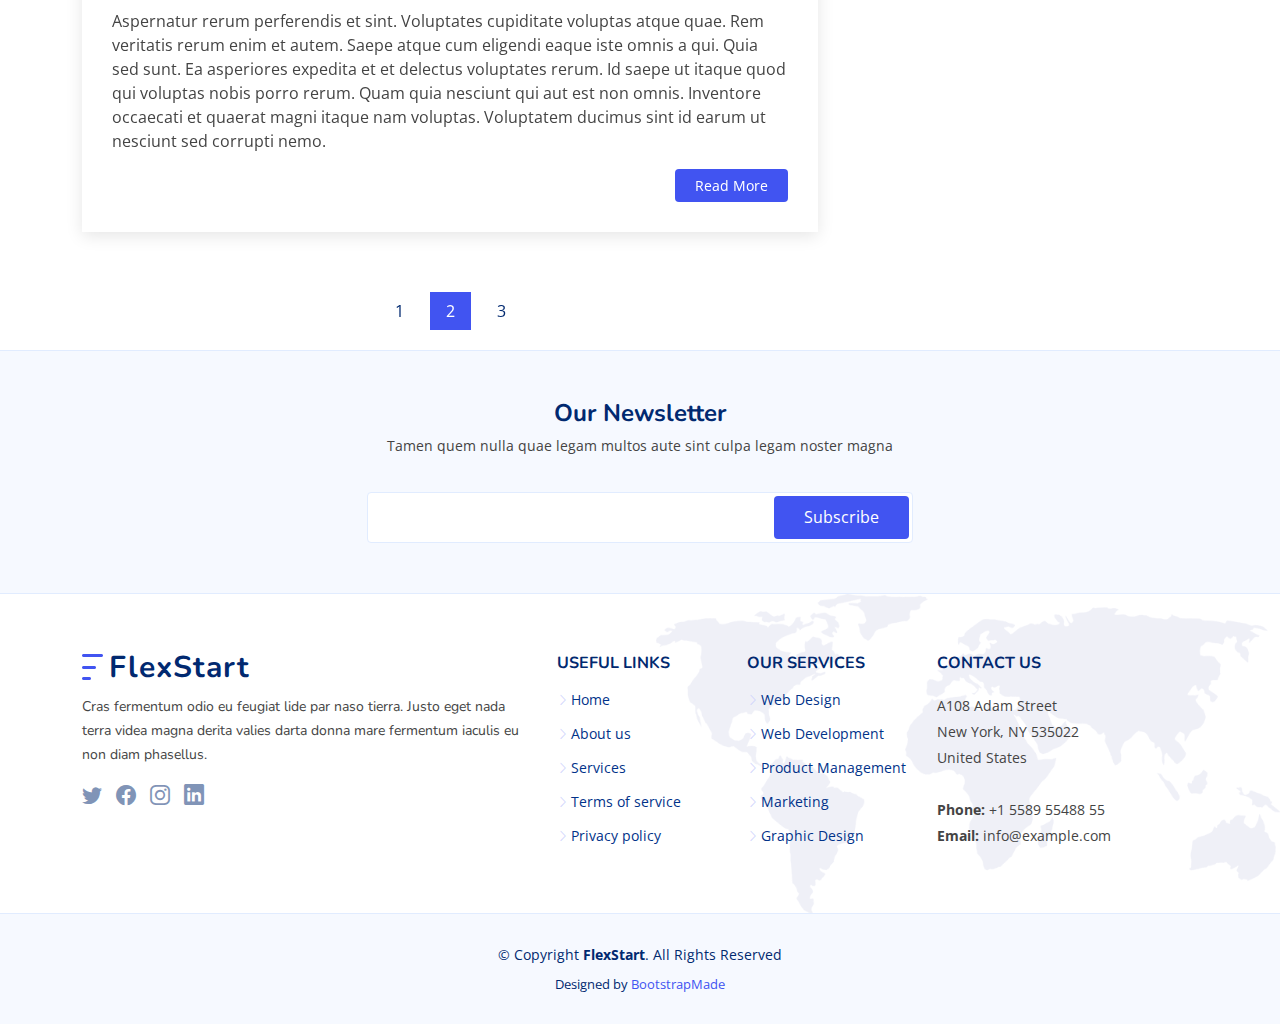
<file: blog.html>
<!DOCTYPE html>
<html lang="en">

<head>
  <meta charset="utf-8">
  <meta content="width=device-width, initial-scale=1.0" name="viewport">

  <title>Blog - FlexStart Bootstrap Template</title>
  <meta content="" name="description">
  <meta content="" name="keywords">

  <!-- Favicons -->
  <link href="assets/img/favicon.png" rel="icon">
  <link href="assets/img/apple-touch-icon.png" rel="apple-touch-icon">

  <!-- Google Fonts -->
  <link href="https://fonts.googleapis.com/css?family=Open+Sans:300,300i,400,400i,600,600i,700,700i|Nunito:300,300i,400,400i,600,600i,700,700i|Poppins:300,300i,400,400i,500,500i,600,600i,700,700i" rel="stylesheet">

  <!-- Vendor CSS Files -->
  <link href="assets/vendor/bootstrap/css/bootstrap.min.css" rel="stylesheet">
  <link href="assets/vendor/bootstrap-icons/bootstrap-icons.css" rel="stylesheet">
  <link href="assets/vendor/aos/aos.css" rel="stylesheet">
  <link href="assets/vendor/remixicon/remixicon.css" rel="stylesheet">
  <link href="assets/vendor/swiper/swiper-bundle.min.css" rel="stylesheet">
  <link href="assets/vendor/glightbox/css/glightbox.min.css" rel="stylesheet">

  <!-- Template Main CSS File -->
  <link href="assets/css/style.css" rel="stylesheet">

  <!-- =======================================================
  * Template Name: FlexStart - v1.1.1
  * Template URL: https://bootstrapmade.com/flexstart-bootstrap-startup-template/
  * Author: BootstrapMade.com
  * License: https://bootstrapmade.com/license/
  ======================================================== -->
</head>

<body>

  <!-- ======= Header ======= -->
  <header id="header" class="header fixed-top">
    <div class="container-fluid container-xl d-flex align-items-center justify-content-between">

      <a href="index.html" class="logo d-flex align-items-center">
        <img src="assets/img/logo.png" alt="">
        <span>FlexStart</span>
      </a>

      <nav id="navbar" class="navbar">
        <ul>
          <li><a class="nav-link scrollto " href="#hero">Home</a></li>
          <li><a class="nav-link scrollto" href="#about">About</a></li>
          <li><a class="nav-link scrollto" href="#services">Services</a></li>
          <li><a class="nav-link scrollto" href="#portfolio">Portfolio</a></li>
          <li><a class="nav-link scrollto" href="#team">Team</a></li>
          <li><a class="active" href="blog.html">Blog</a></li>
          <li class="dropdown"><a href="#"><span>Drop Down</span> <i class="bi bi-chevron-down"></i></a>
            <ul>
              <li><a href="#">Drop Down 1</a></li>
              <li class="dropdown"><a href="#"><span>Deep Drop Down</span> <i class="bi bi-chevron-right"></i></a>
                <ul>
                  <li><a href="#">Deep Drop Down 1</a></li>
                  <li><a href="#">Deep Drop Down 2</a></li>
                  <li><a href="#">Deep Drop Down 3</a></li>
                  <li><a href="#">Deep Drop Down 4</a></li>
                  <li><a href="#">Deep Drop Down 5</a></li>
                </ul>
              </li>
              <li><a href="#">Drop Down 2</a></li>
              <li><a href="#">Drop Down 3</a></li>
              <li><a href="#">Drop Down 4</a></li>
            </ul>
          </li>
          <li><a class="nav-link scrollto" href="#contact">Contact</a></li>
          <li><a class="getstarted scrollto" href="#about">Get Started</a></li>
        </ul>
        <i class="bi bi-list mobile-nav-toggle"></i>
      </nav><!-- .navbar -->

    </div>
  </header><!-- End Header -->

  <main id="main">

    <!-- ======= Breadcrumbs ======= -->
    <section class="breadcrumbs">
      <div class="container">

        <ol>
          <li><a href="index.html">Home</a></li>
          <li>Blog</li>
        </ol>
        <h2>Blog</h2>

      </div>
    </section><!-- End Breadcrumbs -->

    <!-- ======= Blog Section ======= -->
    <section id="blog" class="blog">
      <div class="container" data-aos="fade-up">

        <div class="row">

          <div class="col-lg-8 entries">

            <article class="entry">

              <div class="entry-img">
                <img src="assets/img/blog/blog-1.jpg" alt="" class="img-fluid">
              </div>

              <h2 class="entry-title">
                <a href="blog-single.html">Dolorum optio tempore voluptas dignissimos cumque fuga qui quibusdam quia</a>
              </h2>

              <div class="entry-meta">
                <ul>
                  <li class="d-flex align-items-center"><i class="bi bi-person"></i> <a href="blog-single.html">John Doe</a></li>
                  <li class="d-flex align-items-center"><i class="bi bi-clock"></i> <a href="blog-single.html"><time datetime="2020-01-01">Jan 1, 2020</time></a></li>
                  <li class="d-flex align-items-center"><i class="bi bi-chat-dots"></i> <a href="blog-single.html">12 Comments</a></li>
                </ul>
              </div>

              <div class="entry-content">
                <p>
                  Similique neque nam consequuntur ad non maxime aliquam quas. Quibusdam animi praesentium. Aliquam et laboriosam eius aut nostrum quidem aliquid dicta.
                  Et eveniet enim. Qui velit est ea dolorem doloremque deleniti aperiam unde soluta. Est cum et quod quos aut ut et sit sunt. Voluptate porro consequatur assumenda perferendis dolore.
                </p>
                <div class="read-more">
                  <a href="blog-single.html">Read More</a>
                </div>
              </div>

            </article><!-- End blog entry -->

            <article class="entry">

              <div class="entry-img">
                <img src="assets/img/blog/blog-2.jpg" alt="" class="img-fluid">
              </div>

              <h2 class="entry-title">
                <a href="blog-single.html">Nisi magni odit consequatur autem nulla dolorem</a>
              </h2>

              <div class="entry-meta">
                <ul>
                  <li class="d-flex align-items-center"><i class="bi bi-person"></i> <a href="blog-single.html">John Doe</a></li>
                  <li class="d-flex align-items-center"><i class="bi bi-clock"></i> <a href="blog-single.html"><time datetime="2020-01-01">Jan 1, 2020</time></a></li>
                  <li class="d-flex align-items-center"><i class="bi bi-chat-dots"></i> <a href="blog-single.html">12 Comments</a></li>
                </ul>
              </div>

              <div class="entry-content">
                <p>
                  Incidunt voluptate sit temporibus aperiam. Quia vitae aut sint ullam quis illum voluptatum et. Quo libero rerum voluptatem pariatur nam.
                  Ad impedit qui officiis est in non aliquid veniam laborum. Id ipsum qui aut. Sit aliquam et quia molestias laboriosam. Tempora nam odit omnis eum corrupti qui aliquid excepturi molestiae. Facilis et sint quos sed voluptas. Maxime sed tempore enim omnis non alias odio quos distinctio.
                </p>
                <div class="read-more">
                  <a href="blog-single.html">Read More</a>
                </div>
              </div>

            </article><!-- End blog entry -->

            <article class="entry">

              <div class="entry-img">
                <img src="assets/img/blog/blog-3.jpg" alt="" class="img-fluid">
              </div>

              <h2 class="entry-title">
                <a href="blog-single.html">Possimus soluta ut id suscipit ea ut. In quo quia et soluta libero sit sint.</a>
              </h2>

              <div class="entry-meta">
                <ul>
                  <li class="d-flex align-items-center"><i class="bi bi-person"></i> <a href="blog-single.html">John Doe</a></li>
                  <li class="d-flex align-items-center"><i class="bi bi-clock"></i> <a href="blog-single.html"><time datetime="2020-01-01">Jan 1, 2020</time></a></li>
                  <li class="d-flex align-items-center"><i class="bi bi-chat-dots"></i> <a href="blog-single.html">12 Comments</a></li>
                </ul>
              </div>

              <div class="entry-content">
                <p>
                  Aut iste neque ut illum qui perspiciatis similique recusandae non. Fugit autem dolorem labore omnis et. Eum temporibus fugiat voluptate enim tenetur sunt omnis.
                  Doloremque est saepe laborum aut. Ipsa cupiditate ex harum at recusandae nesciunt. Ut dolores velit.
                </p>
                <div class="read-more">
                  <a href="blog-single.html">Read More</a>
                </div>
              </div>

            </article><!-- End blog entry -->

            <article class="entry">

              <div class="entry-img">
                <img src="assets/img/blog/blog-4.jpg" alt="" class="img-fluid">
              </div>

              <h2 class="entry-title">
                <a href="blog-single.html">Non rem rerum nam cum quo minus. Dolor distinctio deleniti explicabo eius exercitationem.</a>
              </h2>

              <div class="entry-meta">
                <ul>
                  <li class="d-flex align-items-center"><i class="bi bi-person"></i> <a href="blog-single.html">John Doe</a></li>
                  <li class="d-flex align-items-center"><i class="bi bi-clock"></i> <a href="blog-single.html"><time datetime="2020-01-01">Jan 1, 2020</time></a></li>
                  <li class="d-flex align-items-center"><i class="bi bi-chat-dots"></i> <a href="blog-single.html">12 Comments</a></li>
                </ul>
              </div>

              <div class="entry-content">
                <p>
                  Aspernatur rerum perferendis et sint. Voluptates cupiditate voluptas atque quae. Rem veritatis rerum enim et autem. Saepe atque cum eligendi eaque iste omnis a qui.
                  Quia sed sunt. Ea asperiores expedita et et delectus voluptates rerum. Id saepe ut itaque quod qui voluptas nobis porro rerum. Quam quia nesciunt qui aut est non omnis. Inventore occaecati et quaerat magni itaque nam voluptas. Voluptatem ducimus sint id earum ut nesciunt sed corrupti nemo.
                </p>
                <div class="read-more">
                  <a href="blog-single.html">Read More</a>
                </div>
              </div>

            </article><!-- End blog entry -->

            <div class="blog-pagination">
              <ul class="justify-content-center">
                <li><a href="#">1</a></li>
                <li class="active"><a href="#">2</a></li>
                <li><a href="#">3</a></li>
              </ul>
            </div>

          </div><!-- End blog entries list -->

          <div class="col-lg-4">

            <div class="sidebar">

              <h3 class="sidebar-title">Search</h3>
              <div class="sidebar-item search-form">
                <form action="">
                  <input type="text">
                  <button type="submit"><i class="bi bi-search"></i></button>
                </form>
              </div><!-- End sidebar search formn-->

              <h3 class="sidebar-title">Categories</h3>
              <div class="sidebar-item categories">
                <ul>
                  <li><a href="#">General <span>(25)</span></a></li>
                  <li><a href="#">Lifestyle <span>(12)</span></a></li>
                  <li><a href="#">Travel <span>(5)</span></a></li>
                  <li><a href="#">Design <span>(22)</span></a></li>
                  <li><a href="#">Creative <span>(8)</span></a></li>
                  <li><a href="#">Educaion <span>(14)</span></a></li>
                </ul>
              </div><!-- End sidebar categories-->

              <h3 class="sidebar-title">Recent Posts</h3>
              <div class="sidebar-item recent-posts">
                <div class="post-item clearfix">
                  <img src="assets/img/blog/blog-recent-1.jpg" alt="">
                  <h4><a href="blog-single.html">Nihil blanditiis at in nihil autem</a></h4>
                  <time datetime="2020-01-01">Jan 1, 2020</time>
                </div>

                <div class="post-item clearfix">
                  <img src="assets/img/blog/blog-recent-2.jpg" alt="">
                  <h4><a href="blog-single.html">Quidem autem et impedit</a></h4>
                  <time datetime="2020-01-01">Jan 1, 2020</time>
                </div>

                <div class="post-item clearfix">
                  <img src="assets/img/blog/blog-recent-3.jpg" alt="">
                  <h4><a href="blog-single.html">Id quia et et ut maxime similique occaecati ut</a></h4>
                  <time datetime="2020-01-01">Jan 1, 2020</time>
                </div>

                <div class="post-item clearfix">
                  <img src="assets/img/blog/blog-recent-4.jpg" alt="">
                  <h4><a href="blog-single.html">Laborum corporis quo dara net para</a></h4>
                  <time datetime="2020-01-01">Jan 1, 2020</time>
                </div>

                <div class="post-item clearfix">
                  <img src="assets/img/blog/blog-recent-5.jpg" alt="">
                  <h4><a href="blog-single.html">Et dolores corrupti quae illo quod dolor</a></h4>
                  <time datetime="2020-01-01">Jan 1, 2020</time>
                </div>

              </div><!-- End sidebar recent posts-->

              <h3 class="sidebar-title">Tags</h3>
              <div class="sidebar-item tags">
                <ul>
                  <li><a href="#">App</a></li>
                  <li><a href="#">IT</a></li>
                  <li><a href="#">Business</a></li>
                  <li><a href="#">Mac</a></li>
                  <li><a href="#">Design</a></li>
                  <li><a href="#">Office</a></li>
                  <li><a href="#">Creative</a></li>
                  <li><a href="#">Studio</a></li>
                  <li><a href="#">Smart</a></li>
                  <li><a href="#">Tips</a></li>
                  <li><a href="#">Marketing</a></li>
                </ul>
              </div><!-- End sidebar tags-->

            </div><!-- End sidebar -->

          </div><!-- End blog sidebar -->

        </div>

      </div>
    </section><!-- End Blog Section -->

  </main><!-- End #main -->

  <!-- ======= Footer ======= -->
  <footer id="footer" class="footer">

    <div class="footer-newsletter">
      <div class="container">
        <div class="row justify-content-center">
          <div class="col-lg-12 text-center">
            <h4>Our Newsletter</h4>
            <p>Tamen quem nulla quae legam multos aute sint culpa legam noster magna</p>
          </div>
          <div class="col-lg-6">
            <form action="" method="post">
              <input type="email" name="email"><input type="submit" value="Subscribe">
            </form>
          </div>
        </div>
      </div>
    </div>

    <div class="footer-top">
      <div class="container">
        <div class="row gy-4">
          <div class="col-lg-5 col-md-12 footer-info">
            <a href="index.html" class="logo d-flex align-items-center">
              <img src="assets/img/logo.png" alt="">
              <span>FlexStart</span>
            </a>
            <p>Cras fermentum odio eu feugiat lide par naso tierra. Justo eget nada terra videa magna derita valies darta donna mare fermentum iaculis eu non diam phasellus.</p>
            <div class="social-links mt-3">
              <a href="#" class="twitter"><i class="bi bi-twitter"></i></a>
              <a href="#" class="facebook"><i class="bi bi-facebook"></i></a>
              <a href="#" class="instagram"><i class="bi bi-instagram bx bxl-instagram"></i></a>
              <a href="#" class="linkedin"><i class="bi bi-linkedin bx bxl-linkedin"></i></a>
            </div>
          </div>

          <div class="col-lg-2 col-6 footer-links">
            <h4>Useful Links</h4>
            <ul>
              <li><i class="bi bi-chevron-right"></i> <a href="#">Home</a></li>
              <li><i class="bi bi-chevron-right"></i> <a href="#">About us</a></li>
              <li><i class="bi bi-chevron-right"></i> <a href="#">Services</a></li>
              <li><i class="bi bi-chevron-right"></i> <a href="#">Terms of service</a></li>
              <li><i class="bi bi-chevron-right"></i> <a href="#">Privacy policy</a></li>
            </ul>
          </div>

          <div class="col-lg-2 col-6 footer-links">
            <h4>Our Services</h4>
            <ul>
              <li><i class="bi bi-chevron-right"></i> <a href="#">Web Design</a></li>
              <li><i class="bi bi-chevron-right"></i> <a href="#">Web Development</a></li>
              <li><i class="bi bi-chevron-right"></i> <a href="#">Product Management</a></li>
              <li><i class="bi bi-chevron-right"></i> <a href="#">Marketing</a></li>
              <li><i class="bi bi-chevron-right"></i> <a href="#">Graphic Design</a></li>
            </ul>
          </div>

          <div class="col-lg-3 col-md-12 footer-contact text-center text-md-start">
            <h4>Contact Us</h4>
            <p>
              A108 Adam Street <br>
              New York, NY 535022<br>
              United States <br><br>
              <strong>Phone:</strong> +1 5589 55488 55<br>
              <strong>Email:</strong> info@example.com<br>
            </p>

          </div>

        </div>
      </div>
    </div>

    <div class="container">
      <div class="copyright">
        &copy; Copyright <strong><span>FlexStart</span></strong>. All Rights Reserved
      </div>
      <div class="credits">
        <!-- All the links in the footer should remain intact. -->
        <!-- You can delete the links only if you purchased the pro version. -->
        <!-- Licensing information: https://bootstrapmade.com/license/ -->
        <!-- Purchase the pro version with working PHP/AJAX contact form: https://bootstrapmade.com/flexstart-bootstrap-startup-template/ -->
        Designed by <a href="https://bootstrapmade.com/">BootstrapMade</a>
      </div>
    </div>
  </footer><!-- End Footer -->

  <a href="#" class="back-to-top d-flex align-items-center justify-content-center"><i class="bi bi-arrow-up-short"></i></a>

  <!-- Vendor JS Files -->
  <script src="assets/vendor/bootstrap/js/bootstrap.bundle.js"></script>
  <script src="assets/vendor/aos/aos.js"></script>
  <script src="assets/vendor/php-email-form/validate.js"></script>
  <script src="assets/vendor/swiper/swiper-bundle.min.js"></script>
  <script src="assets/vendor/purecounter/purecounter.js"></script>
  <script src="assets/vendor/isotope-layout/isotope.pkgd.min.js"></script>
  <script src="assets/vendor/glightbox/js/glightbox.min.js"></script>

  <!-- Template Main JS File -->
  <script src="assets/js/main.js"></script>

</body>

</html>
</file>
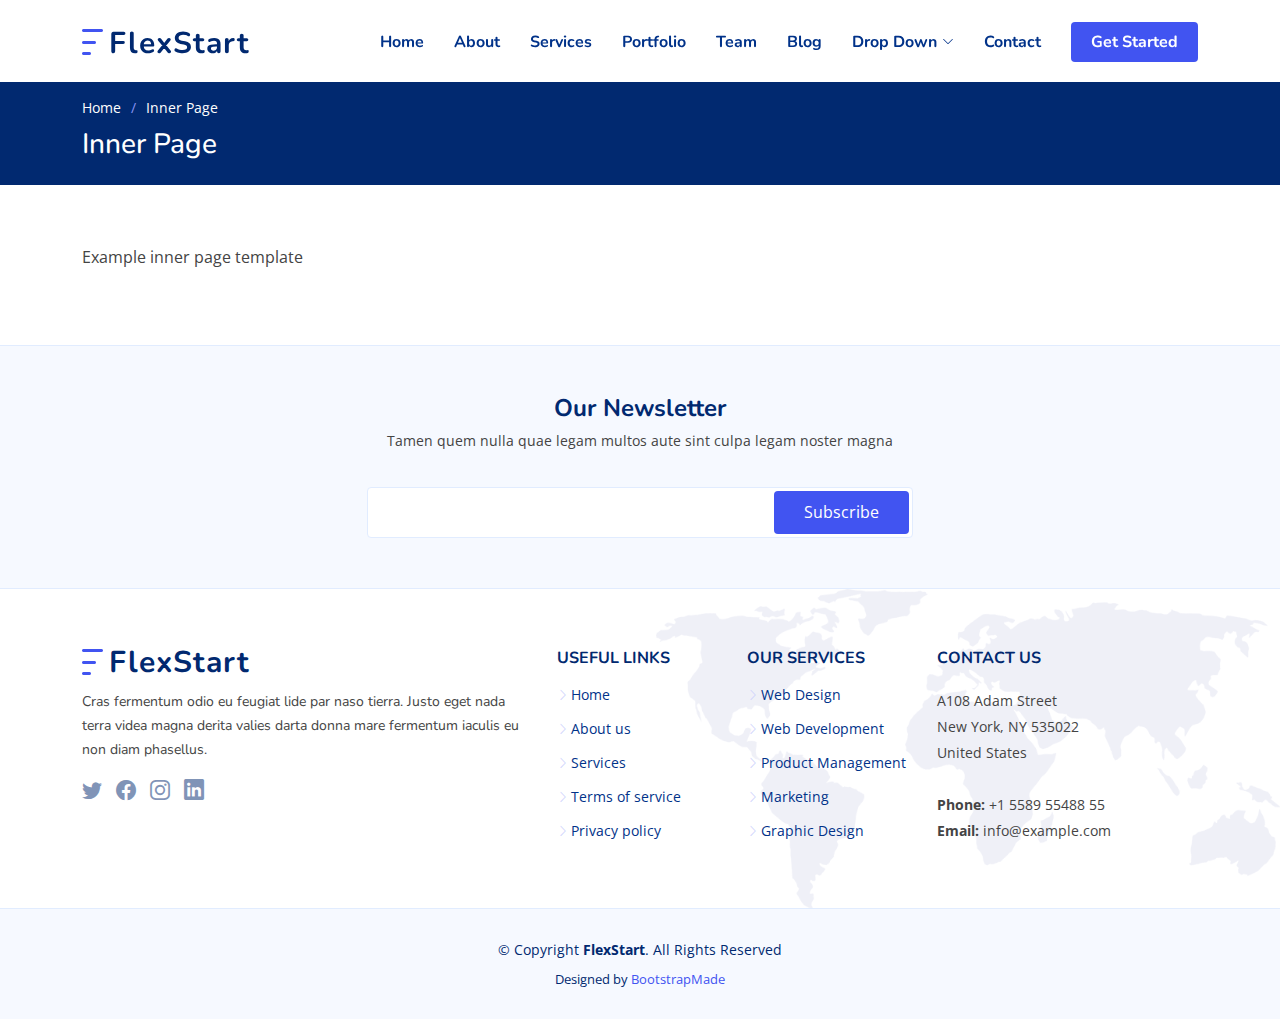
<file: inner-page.html>
<!DOCTYPE html>
<html lang="en">

<head>
  <meta charset="utf-8">
  <meta content="width=device-width, initial-scale=1.0" name="viewport">

  <title>Inner Page - FlexStart Bootstrap Template</title>
  <meta content="" name="description">
  <meta content="" name="keywords">

  <!-- Favicons -->
  <link href="assets/img/favicon.png" rel="icon">
  <link href="assets/img/apple-touch-icon.png" rel="apple-touch-icon">

  <!-- Google Fonts -->
  <link href="https://fonts.googleapis.com/css?family=Open+Sans:300,300i,400,400i,600,600i,700,700i|Nunito:300,300i,400,400i,600,600i,700,700i|Poppins:300,300i,400,400i,500,500i,600,600i,700,700i" rel="stylesheet">

  <!-- Vendor CSS Files -->
  <link href="assets/vendor/bootstrap/css/bootstrap.min.css" rel="stylesheet">
  <link href="assets/vendor/bootstrap-icons/bootstrap-icons.css" rel="stylesheet">
  <link href="assets/vendor/aos/aos.css" rel="stylesheet">
  <link href="assets/vendor/remixicon/remixicon.css" rel="stylesheet">
  <link href="assets/vendor/swiper/swiper-bundle.min.css" rel="stylesheet">
  <link href="assets/vendor/glightbox/css/glightbox.min.css" rel="stylesheet">

  <!-- Template Main CSS File -->
  <link href="assets/css/style.css" rel="stylesheet">

  <!-- =======================================================
  * Template Name: FlexStart - v1.1.1
  * Template URL: https://bootstrapmade.com/flexstart-bootstrap-startup-template/
  * Author: BootstrapMade.com
  * License: https://bootstrapmade.com/license/
  ======================================================== -->
</head>

<body>

  <!-- ======= Header ======= -->
  <header id="header" class="header fixed-top">
    <div class="container-fluid container-xl d-flex align-items-center justify-content-between">

      <a href="index.html" class="logo d-flex align-items-center">
        <img src="assets/img/logo.png" alt="">
        <span>FlexStart</span>
      </a>

      <nav id="navbar" class="navbar">
        <ul>
          <li><a class="nav-link scrollto " href="#hero">Home</a></li>
          <li><a class="nav-link scrollto" href="#about">About</a></li>
          <li><a class="nav-link scrollto" href="#services">Services</a></li>
          <li><a class="nav-link scrollto" href="#portfolio">Portfolio</a></li>
          <li><a class="nav-link scrollto" href="#team">Team</a></li>
          <li><a href="blog.html">Blog</a></li>
          <li class="dropdown"><a href="#"><span>Drop Down</span> <i class="bi bi-chevron-down"></i></a>
            <ul>
              <li><a href="#">Drop Down 1</a></li>
              <li class="dropdown"><a href="#"><span>Deep Drop Down</span> <i class="bi bi-chevron-right"></i></a>
                <ul>
                  <li><a href="#">Deep Drop Down 1</a></li>
                  <li><a href="#">Deep Drop Down 2</a></li>
                  <li><a href="#">Deep Drop Down 3</a></li>
                  <li><a href="#">Deep Drop Down 4</a></li>
                  <li><a href="#">Deep Drop Down 5</a></li>
                </ul>
              </li>
              <li><a href="#">Drop Down 2</a></li>
              <li><a href="#">Drop Down 3</a></li>
              <li><a href="#">Drop Down 4</a></li>
            </ul>
          </li>
          <li><a class="nav-link scrollto" href="#contact">Contact</a></li>
          <li><a class="getstarted scrollto" href="#about">Get Started</a></li>
        </ul>
        <i class="bi bi-list mobile-nav-toggle"></i>
      </nav><!-- .navbar -->

    </div>
  </header><!-- End Header -->

  <main id="main">

    <!-- ======= Breadcrumbs ======= -->
    <section class="breadcrumbs">
      <div class="container">

        <ol>
          <li><a href="index.html">Home</a></li>
          <li>Inner Page</li>
        </ol>
        <h2>Inner Page</h2>

      </div>
    </section><!-- End Breadcrumbs -->

    <section class="inner-page">
      <div class="container">
        <p>
          Example inner page template
        </p>
      </div>
    </section>

  </main><!-- End #main -->

  <!-- ======= Footer ======= -->
  <footer id="footer" class="footer">

    <div class="footer-newsletter">
      <div class="container">
        <div class="row justify-content-center">
          <div class="col-lg-12 text-center">
            <h4>Our Newsletter</h4>
            <p>Tamen quem nulla quae legam multos aute sint culpa legam noster magna</p>
          </div>
          <div class="col-lg-6">
            <form action="" method="post">
              <input type="email" name="email"><input type="submit" value="Subscribe">
            </form>
          </div>
        </div>
      </div>
    </div>

    <div class="footer-top">
      <div class="container">
        <div class="row gy-4">
          <div class="col-lg-5 col-md-12 footer-info">
            <a href="index.html" class="logo d-flex align-items-center">
              <img src="assets/img/logo.png" alt="">
              <span>FlexStart</span>
            </a>
            <p>Cras fermentum odio eu feugiat lide par naso tierra. Justo eget nada terra videa magna derita valies darta donna mare fermentum iaculis eu non diam phasellus.</p>
            <div class="social-links mt-3">
              <a href="#" class="twitter"><i class="bi bi-twitter"></i></a>
              <a href="#" class="facebook"><i class="bi bi-facebook"></i></a>
              <a href="#" class="instagram"><i class="bi bi-instagram bx bxl-instagram"></i></a>
              <a href="#" class="linkedin"><i class="bi bi-linkedin bx bxl-linkedin"></i></a>
            </div>
          </div>

          <div class="col-lg-2 col-6 footer-links">
            <h4>Useful Links</h4>
            <ul>
              <li><i class="bi bi-chevron-right"></i> <a href="#">Home</a></li>
              <li><i class="bi bi-chevron-right"></i> <a href="#">About us</a></li>
              <li><i class="bi bi-chevron-right"></i> <a href="#">Services</a></li>
              <li><i class="bi bi-chevron-right"></i> <a href="#">Terms of service</a></li>
              <li><i class="bi bi-chevron-right"></i> <a href="#">Privacy policy</a></li>
            </ul>
          </div>

          <div class="col-lg-2 col-6 footer-links">
            <h4>Our Services</h4>
            <ul>
              <li><i class="bi bi-chevron-right"></i> <a href="#">Web Design</a></li>
              <li><i class="bi bi-chevron-right"></i> <a href="#">Web Development</a></li>
              <li><i class="bi bi-chevron-right"></i> <a href="#">Product Management</a></li>
              <li><i class="bi bi-chevron-right"></i> <a href="#">Marketing</a></li>
              <li><i class="bi bi-chevron-right"></i> <a href="#">Graphic Design</a></li>
            </ul>
          </div>

          <div class="col-lg-3 col-md-12 footer-contact text-center text-md-start">
            <h4>Contact Us</h4>
            <p>
              A108 Adam Street <br>
              New York, NY 535022<br>
              United States <br><br>
              <strong>Phone:</strong> +1 5589 55488 55<br>
              <strong>Email:</strong> info@example.com<br>
            </p>

          </div>

        </div>
      </div>
    </div>

    <div class="container">
      <div class="copyright">
        &copy; Copyright <strong><span>FlexStart</span></strong>. All Rights Reserved
      </div>
      <div class="credits">
        <!-- All the links in the footer should remain intact. -->
        <!-- You can delete the links only if you purchased the pro version. -->
        <!-- Licensing information: https://bootstrapmade.com/license/ -->
        <!-- Purchase the pro version with working PHP/AJAX contact form: https://bootstrapmade.com/flexstart-bootstrap-startup-template/ -->
        Designed by <a href="https://bootstrapmade.com/">BootstrapMade</a>
      </div>
    </div>
  </footer><!-- End Footer -->

  <a href="#" class="back-to-top d-flex align-items-center justify-content-center"><i class="bi bi-arrow-up-short"></i></a>

  <!-- Vendor JS Files -->
  <script src="assets/vendor/bootstrap/js/bootstrap.bundle.js"></script>
  <script src="assets/vendor/aos/aos.js"></script>
  <script src="assets/vendor/php-email-form/validate.js"></script>
  <script src="assets/vendor/swiper/swiper-bundle.min.js"></script>
  <script src="assets/vendor/purecounter/purecounter.js"></script>
  <script src="assets/vendor/isotope-layout/isotope.pkgd.min.js"></script>
  <script src="assets/vendor/glightbox/js/glightbox.min.js"></script>

  <!-- Template Main JS File -->
  <script src="assets/js/main.js"></script>

</body>

</html>
</file>
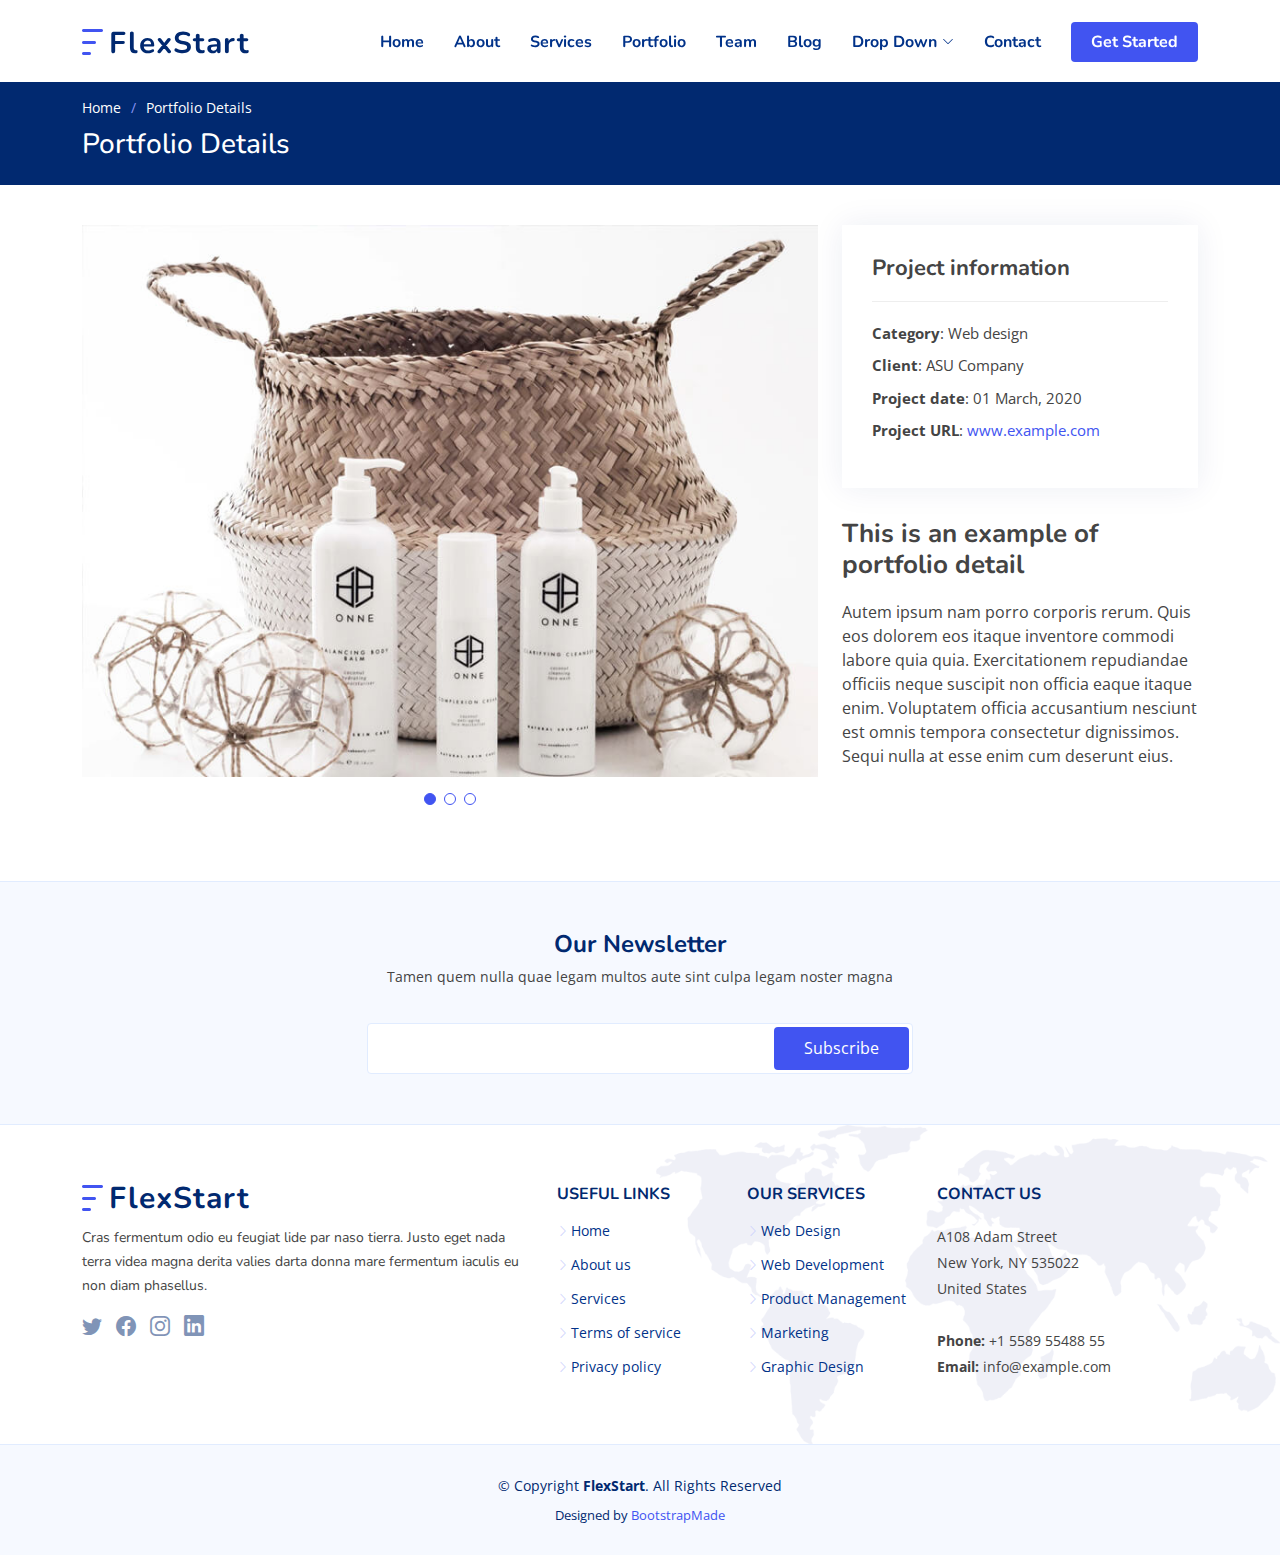
<file: portfolio-details.html>
<!DOCTYPE html>
<html lang="en">

<head>
  <meta charset="utf-8">
  <meta content="width=device-width, initial-scale=1.0" name="viewport">

  <title>Portfolio Details - FlexStart Bootstrap Template</title>
  <meta content="" name="description">
  <meta content="" name="keywords">

  <!-- Favicons -->
  <link href="assets/img/favicon.png" rel="icon">
  <link href="assets/img/apple-touch-icon.png" rel="apple-touch-icon">

  <!-- Google Fonts -->
  <link href="https://fonts.googleapis.com/css?family=Open+Sans:300,300i,400,400i,600,600i,700,700i|Nunito:300,300i,400,400i,600,600i,700,700i|Poppins:300,300i,400,400i,500,500i,600,600i,700,700i" rel="stylesheet">

  <!-- Vendor CSS Files -->
  <link href="assets/vendor/bootstrap/css/bootstrap.min.css" rel="stylesheet">
  <link href="assets/vendor/bootstrap-icons/bootstrap-icons.css" rel="stylesheet">
  <link href="assets/vendor/aos/aos.css" rel="stylesheet">
  <link href="assets/vendor/remixicon/remixicon.css" rel="stylesheet">
  <link href="assets/vendor/swiper/swiper-bundle.min.css" rel="stylesheet">
  <link href="assets/vendor/glightbox/css/glightbox.min.css" rel="stylesheet">

  <!-- Template Main CSS File -->
  <link href="assets/css/style.css" rel="stylesheet">

  <!-- =======================================================
  * Template Name: FlexStart - v1.1.1
  * Template URL: https://bootstrapmade.com/flexstart-bootstrap-startup-template/
  * Author: BootstrapMade.com
  * License: https://bootstrapmade.com/license/
  ======================================================== -->
</head>

<body>

  <!-- ======= Header ======= -->
  <header id="header" class="header fixed-top">
    <div class="container-fluid container-xl d-flex align-items-center justify-content-between">

      <a href="index.html" class="logo d-flex align-items-center">
        <img src="assets/img/logo.png" alt="">
        <span>FlexStart</span>
      </a>

      <nav id="navbar" class="navbar">
        <ul>
          <li><a class="nav-link scrollto " href="#hero">Home</a></li>
          <li><a class="nav-link scrollto" href="#about">About</a></li>
          <li><a class="nav-link scrollto" href="#services">Services</a></li>
          <li><a class="nav-link scrollto" href="#portfolio">Portfolio</a></li>
          <li><a class="nav-link scrollto" href="#team">Team</a></li>
          <li><a href="blog.html">Blog</a></li>
          <li class="dropdown"><a href="#"><span>Drop Down</span> <i class="bi bi-chevron-down"></i></a>
            <ul>
              <li><a href="#">Drop Down 1</a></li>
              <li class="dropdown"><a href="#"><span>Deep Drop Down</span> <i class="bi bi-chevron-right"></i></a>
                <ul>
                  <li><a href="#">Deep Drop Down 1</a></li>
                  <li><a href="#">Deep Drop Down 2</a></li>
                  <li><a href="#">Deep Drop Down 3</a></li>
                  <li><a href="#">Deep Drop Down 4</a></li>
                  <li><a href="#">Deep Drop Down 5</a></li>
                </ul>
              </li>
              <li><a href="#">Drop Down 2</a></li>
              <li><a href="#">Drop Down 3</a></li>
              <li><a href="#">Drop Down 4</a></li>
            </ul>
          </li>
          <li><a class="nav-link scrollto" href="#contact">Contact</a></li>
          <li><a class="getstarted scrollto" href="#about">Get Started</a></li>
        </ul>
        <i class="bi bi-list mobile-nav-toggle"></i>
      </nav><!-- .navbar -->

    </div>
  </header><!-- End Header -->

  <main id="main">

    <!-- ======= Breadcrumbs ======= -->
    <section class="breadcrumbs">
      <div class="container">

        <ol>
          <li><a href="index.html">Home</a></li>
          <li>Portfolio Details</li>
        </ol>
        <h2>Portfolio Details</h2>

      </div>
    </section><!-- End Breadcrumbs -->

    <!-- ======= Portfolio Details Section ======= -->
    <section id="portfolio-details" class="portfolio-details">
      <div class="container">

        <div class="row gy-4">

          <div class="col-lg-8">
            <div class="portfolio-details-slider swiper-container">
              <div class="swiper-wrapper align-items-center">

                <div class="swiper-slide">
                  <img src="assets/img/portfolio/portfolio-1.jpg" alt="">
                </div>

                <div class="swiper-slide">
                  <img src="assets/img/portfolio/portfolio-2.jpg" alt="">
                </div>

                <div class="swiper-slide">
                  <img src="assets/img/portfolio/portfolio-3.jpg" alt="">
                </div>

              </div>
              <div class="swiper-pagination"></div>
            </div>
          </div>

          <div class="col-lg-4">
            <div class="portfolio-info">
              <h3>Project information</h3>
              <ul>
                <li><strong>Category</strong>: Web design</li>
                <li><strong>Client</strong>: ASU Company</li>
                <li><strong>Project date</strong>: 01 March, 2020</li>
                <li><strong>Project URL</strong>: <a href="#">www.example.com</a></li>
              </ul>
            </div>
            <div class="portfolio-description">
              <h2>This is an example of portfolio detail</h2>
              <p>
                Autem ipsum nam porro corporis rerum. Quis eos dolorem eos itaque inventore commodi labore quia quia. Exercitationem repudiandae officiis neque suscipit non officia eaque itaque enim. Voluptatem officia accusantium nesciunt est omnis tempora consectetur dignissimos. Sequi nulla at esse enim cum deserunt eius.
              </p>
            </div>
          </div>

        </div>

      </div>
    </section><!-- End Portfolio Details Section -->

  </main><!-- End #main -->

  <!-- ======= Footer ======= -->
  <footer id="footer" class="footer">

    <div class="footer-newsletter">
      <div class="container">
        <div class="row justify-content-center">
          <div class="col-lg-12 text-center">
            <h4>Our Newsletter</h4>
            <p>Tamen quem nulla quae legam multos aute sint culpa legam noster magna</p>
          </div>
          <div class="col-lg-6">
            <form action="" method="post">
              <input type="email" name="email"><input type="submit" value="Subscribe">
            </form>
          </div>
        </div>
      </div>
    </div>

    <div class="footer-top">
      <div class="container">
        <div class="row gy-4">
          <div class="col-lg-5 col-md-12 footer-info">
            <a href="index.html" class="logo d-flex align-items-center">
              <img src="assets/img/logo.png" alt="">
              <span>FlexStart</span>
            </a>
            <p>Cras fermentum odio eu feugiat lide par naso tierra. Justo eget nada terra videa magna derita valies darta donna mare fermentum iaculis eu non diam phasellus.</p>
            <div class="social-links mt-3">
              <a href="#" class="twitter"><i class="bi bi-twitter"></i></a>
              <a href="#" class="facebook"><i class="bi bi-facebook"></i></a>
              <a href="#" class="instagram"><i class="bi bi-instagram bx bxl-instagram"></i></a>
              <a href="#" class="linkedin"><i class="bi bi-linkedin bx bxl-linkedin"></i></a>
            </div>
          </div>

          <div class="col-lg-2 col-6 footer-links">
            <h4>Useful Links</h4>
            <ul>
              <li><i class="bi bi-chevron-right"></i> <a href="#">Home</a></li>
              <li><i class="bi bi-chevron-right"></i> <a href="#">About us</a></li>
              <li><i class="bi bi-chevron-right"></i> <a href="#">Services</a></li>
              <li><i class="bi bi-chevron-right"></i> <a href="#">Terms of service</a></li>
              <li><i class="bi bi-chevron-right"></i> <a href="#">Privacy policy</a></li>
            </ul>
          </div>

          <div class="col-lg-2 col-6 footer-links">
            <h4>Our Services</h4>
            <ul>
              <li><i class="bi bi-chevron-right"></i> <a href="#">Web Design</a></li>
              <li><i class="bi bi-chevron-right"></i> <a href="#">Web Development</a></li>
              <li><i class="bi bi-chevron-right"></i> <a href="#">Product Management</a></li>
              <li><i class="bi bi-chevron-right"></i> <a href="#">Marketing</a></li>
              <li><i class="bi bi-chevron-right"></i> <a href="#">Graphic Design</a></li>
            </ul>
          </div>

          <div class="col-lg-3 col-md-12 footer-contact text-center text-md-start">
            <h4>Contact Us</h4>
            <p>
              A108 Adam Street <br>
              New York, NY 535022<br>
              United States <br><br>
              <strong>Phone:</strong> +1 5589 55488 55<br>
              <strong>Email:</strong> info@example.com<br>
            </p>

          </div>

        </div>
      </div>
    </div>

    <div class="container">
      <div class="copyright">
        &copy; Copyright <strong><span>FlexStart</span></strong>. All Rights Reserved
      </div>
      <div class="credits">
        <!-- All the links in the footer should remain intact. -->
        <!-- You can delete the links only if you purchased the pro version. -->
        <!-- Licensing information: https://bootstrapmade.com/license/ -->
        <!-- Purchase the pro version with working PHP/AJAX contact form: https://bootstrapmade.com/flexstart-bootstrap-startup-template/ -->
        Designed by <a href="https://bootstrapmade.com/">BootstrapMade</a>
      </div>
    </div>
  </footer><!-- End Footer -->

  <a href="#" class="back-to-top d-flex align-items-center justify-content-center"><i class="bi bi-arrow-up-short"></i></a>

  <!-- Vendor JS Files -->
  <script src="assets/vendor/bootstrap/js/bootstrap.bundle.js"></script>
  <script src="assets/vendor/aos/aos.js"></script>
  <script src="assets/vendor/php-email-form/validate.js"></script>
  <script src="assets/vendor/swiper/swiper-bundle.min.js"></script>
  <script src="assets/vendor/purecounter/purecounter.js"></script>
  <script src="assets/vendor/isotope-layout/isotope.pkgd.min.js"></script>
  <script src="assets/vendor/glightbox/js/glightbox.min.js"></script>

  <!-- Template Main JS File -->
  <script src="assets/js/main.js"></script>

</body>

</html>
</file>
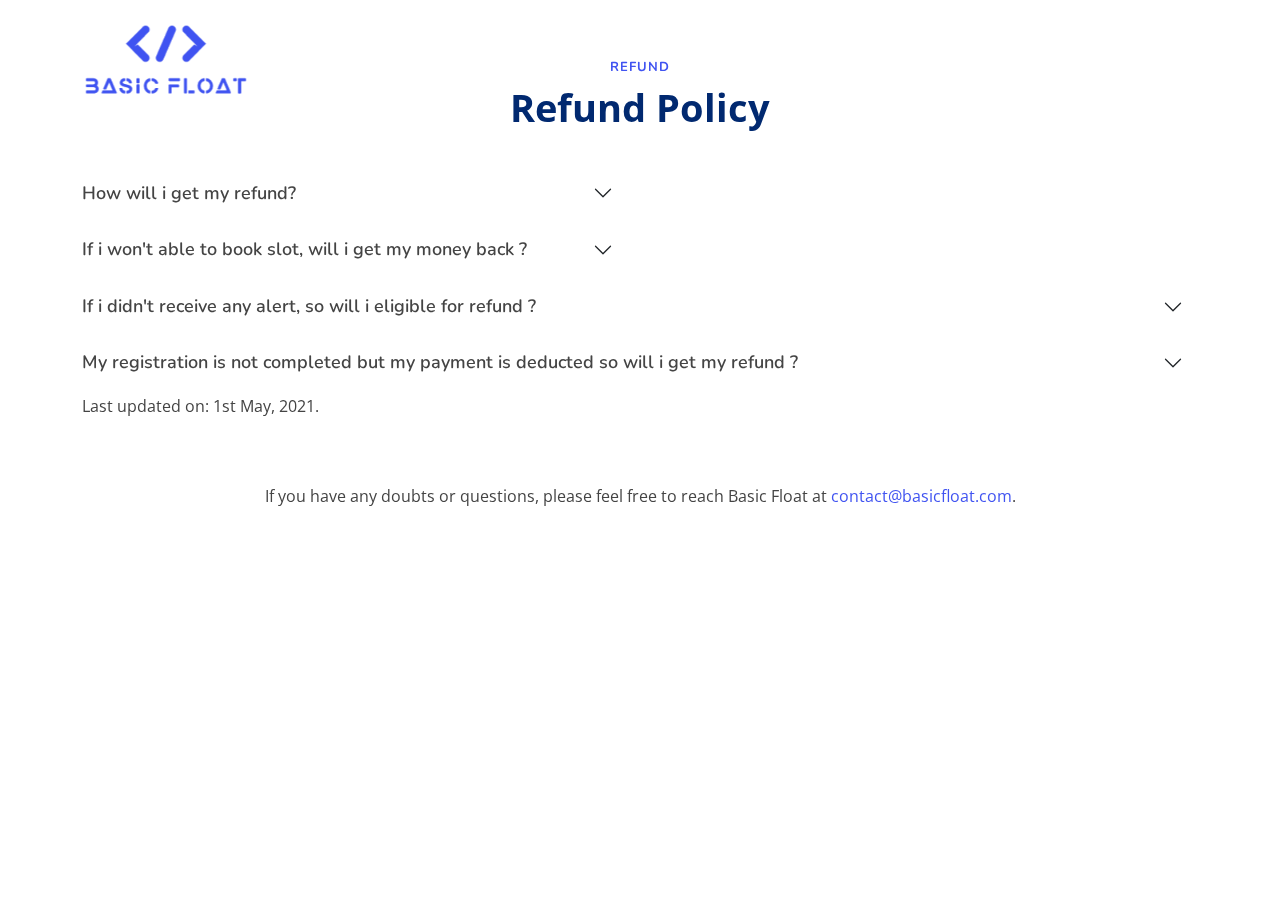
<file: refund.html>
<!DOCTYPE html>
<html lang="en">

<head>
  <meta charset="utf-8">
  <meta content="width=device-width, initial-scale=1.0" name="viewport">

  <title>Cowin Vaccination Alert BasicFloat</title>
  <meta content="Cowin Vaccination Slot Alert Avaibility Message Service For All over India (Covid-19)- BasicFloat" name="description">

  <meta content="Cowin Vaccination Alert For All over India - BasicFloat" name="keywords">

<!-- Global site tag (gtag.js) - Google Analytics -->
<script async src="https://www.googletagmanager.com/gtag/js?id=G-8PRG3LWD3J"></script>
<script>
  window.dataLayer = window.dataLayer || [];
  function gtag(){dataLayer.push(arguments);}
  gtag('js', new Date());

  gtag('config', 'G-8PRG3LWD3J');

</script>

  <!-- Favicons -->
  <link href="assets/img/favicon_1.png" rel="icon">
  <link href="assets/img/apple-touch-icon.png" rel="apple-touch-icon">

  <!-- Google Fonts -->
  <link href="https://fonts.googleapis.com/css?family=Open+Sans:300,300i,400,400i,600,600i,700,700i|Nunito:300,300i,400,400i,600,600i,700,700i|Poppins:300,300i,400,400i,500,500i,600,600i,700,700i" rel="stylesheet">

  <!-- Vendor CSS Files -->
  <link href="assets/vendor/bootstrap/css/bootstrap.min.css" rel="stylesheet">
  <link href="assets/vendor/bootstrap-icons/bootstrap-icons.css" rel="stylesheet">
  <link href="assets/vendor/aos/aos.css" rel="stylesheet">
  <link href="assets/vendor/remixicon/remixicon.css" rel="stylesheet">
  <link href="assets/vendor/swiper/swiper-bundle.min.css" rel="stylesheet">
  <link href="assets/vendor/glightbox/css/glightbox.min.css" rel="stylesheet">

  <!-- Template Main CSS File -->
  <link href="assets/css/style.css" rel="stylesheet">

  <!-- =======================================================
  * Template Name: FlexStart - v1.1.1
  * Template URL: https://bootstrapmade.com/flexstart-bootstrap-startup-template/
  * Author: BootstrapMade.com
  * License: https://bootstrapmade.com/license/
  ======================================================== -->
  <script>
    function onlyNumberKey(evt) {
          
        // Only ASCII charactar in that range allowed
        var ASCIICode = (evt.which) ? evt.which : evt.keyCode
        if (ASCIICode > 31 && (ASCIICode < 48 || ASCIICode > 57))
            return false;
        return true;
    }
</script>




</head>

<body id="page-body" class="page-body">
  <div id="main-page">
  <!-- ======= Header ======= -->
  <header id="header" class="header fixed-top">
    <div class="container-fluid container-xl d-flex align-items-center justify-content-between">

      <a href="https://basicfloat.com" class="logo d-flex align-items-center">
        <img src="assets/img/logo6.png" alt="">
      </a>

    <!-- <h6 style="text-align: center;">Providing this Service costs money, feel free to <a target="_blank" href="https://imjo.in/NCksV9">DONATE</a> if you see value in this.</h6>--> 

      <nav id="navbar" class="navbar">
       
        <i style="display: none !important;" class="bi bi-list mobile-nav-toggle"></i>
      </nav><!-- .navbar -->

    </div>
  </header><!-- End Header -->

 

  


   
    <!-- ======= F.A.Q Section ======= -->
    <section id="faq" class="faq">

      <div class="container" data-aos="fade-up">

        <header class="section-header">

          <h2>REFUND</h2>
          <p>Refund Policy</p>
        </header>

        <div class="row">
          <div class="col-lg-6">
            <!-- F.A.Q List 1-->
            <div class="accordion accordion-flush" id="faqlist1">
              <div class="accordion-item">
                <h2 class="accordion-header">
                  <button class="accordion-button collapsed" type="button" data-bs-toggle="collapse" data-bs-target="#faq-content-1">
                    How will i get my refund?
                  </button>
                </h2>
                <div id="faq-content-1" class="accordion-collapse collapse" data-bs-parent="#faqlist1">
                  <div class="accordion-body">
                      Once you have paid for the service and opted for the EMAIL + SMS service you won't be able to eligible for refund.
                  </div>
                </div>
              </div>

              <div class="accordion-item">
                <h2 class="accordion-header">
                  <button class="accordion-button collapsed" type="button" data-bs-toggle="collapse" data-bs-target="#faq-content-2">
                   If i won't able to book slot, will i get my money back ? 
                  </button>
                </h2>
                <div id="faq-content-2" class="accordion-collapse collapse" data-bs-parent="#faqlist1">
                  <div class="accordion-body">
                    No, We are not giving you an assurity that you are able to book slot we are trying our best to provide you slot avaibility alert on time.
                  </div>
                </div>
              </div>

            </div>
          </div>

          <div class="col-lg-12">

            <!-- F.A.Q List 2-->
            <div class="accordion accordion-flush" id="faqlist2">

              <div class="accordion-item">
                <h2 class="accordion-header">
                  <button class="accordion-button collapsed" type="button" data-bs-toggle="collapse" data-bs-target="#faq2-content-1">
                   If i didn't receive any alert, so will i eligible for refund ?
                  </button>
                </h2>
                <div id="faq2-content-1" class="accordion-collapse collapse" data-bs-parent="#faqlist2">
                  <div class="accordion-body">
                    No, Alert Notification is based on the slot avaibility and we check every 7 Minute using gov. public api for slot avaibility if it's available for your location you will get notified.
                  </div>
                </div>
              </div>

              <div class="accordion-item">
                <h2 class="accordion-header">
                  <button class="accordion-button collapsed" type="button" data-bs-toggle="collapse" data-bs-target="#faq2-content-2">
                    My registration is not completed but my payment is deducted so will i get my refund ?
                  </button>
                </h2>
                <div id="faq2-content-2" class="accordion-collapse collapse" data-bs-parent="#faqlist2">
                  <div class="accordion-body">
                    Yes, you will get your money back in 7 working days, if you didn't get please contact us at contact@basicfloat.com
                  </div>
                </div>
              </div>


            </div>
          </div>
          <br/>
          <br/>
          <p>Last updated on: 1st May, 2021.</p>
          
          <center>
            <p style="margin-top:50px;font-size:16px">If you have any doubts or questions, please feel free to reach Basic Float at <a href="mailto:contact@basicfloat.com">contact@basicfloat.com</a>.</p>
         </center> 
      </div>

    </section><!-- End F.A.Q Section -->



    <!-- 
    <section id="contact" class="contact">

      <div class="container" data-aos="fade-up">

        <header class="section-header">
          <h2>Contact</h2>
          <p>Contact Us</p>
        </header>

        <div class="row gy-4">

          <div class="col-lg-6">

            <div class="row gy-4">
              <div class="col-md-6">
                <div class="info-box">
                  <i class="bi bi-geo-alt"></i>
                  <h3>Address</h3>
                  <p>A108 Adam Street,<br>New York, NY 535022</p>
                </div>
              </div>
              <div class="col-md-6">
                <div class="info-box">
                  <i class="bi bi-telephone"></i>
                  <h3>Call Us</h3>
                  <p>+91-7737728596</p>
                  <p>+91-7737728596</p>
                </div>
              </div>
              <div class="col-md-6">
                <div class="info-box">
                  <i class="bi bi-envelope"></i>
                  <h3>Email Us</h3>
                  <p>info@haritara.com<br>contact@haritara.com</p>
                </div>
              </div>
              <div class="col-md-6">
                <div class="info-box">
                  <i class="bi bi-clock"></i>
                  <h3>Open Hours</h3>
                  <p>Monday - Friday<br>9:00AM - 05:00PM</p>
                </div>
              </div>
            </div>

          </div>

          <div class="col-lg-6">
            <form action="forms/contact.php" method="post" class="php-email-form">
              <div class="row gy-4">

                <div class="col-md-6">
                  <input type="text" name="name" class="form-control" placeholder="Your Name" required>
                </div>

                <div class="col-md-6 ">
                  <input type="email" class="form-control" name="email" placeholder="Your Email" required>
                </div>

                <div class="col-md-12">
                  <input type="text" class="form-control" name="subject" placeholder="Subject" required>
                </div>

                <div class="col-md-12">
                  <textarea class="form-control" name="message" rows="6" placeholder="Message" required></textarea>
                </div>

                <div class="col-md-12 text-center">
                  <div class="loading">Loading</div>
                  <div class="error-message"></div>
                  <div class="sent-message">Your message has been sent. Thank you!</div>

                  <button type="submit">Send Message</button>
                </div>

              </div>
            </form>

          </div>

        </div>

      </div>

    </section>======= Contact Section ======= --><!-- End Contact Section -->

  </main><!-- End #main -->

  
   
  <!-- ======= Footer ======= -->

</div>
  <a href="#" class="back-to-top d-flex align-items-center justify-content-center"><i class="bi bi-arrow-up-short"></i></a>

  <!-- Vendor JS Files -->
  <script src="assets/vendor/bootstrap/js/bootstrap.bundle.js"></script>
  <script src="assets/vendor/aos/aos.js"></script>
  <script src="assets/vendor/swiper/swiper-bundle.min.js"></script>
  <script src="assets/vendor/purecounter/purecounter.js"></script>
  <script src="assets/vendor/isotope-layout/isotope.pkgd.min.js"></script>
  <script src="assets/vendor/glightbox/js/glightbox.min.js"></script>

  <!-- Template Main JS File -->
  <script src="assets/js/jquery-3.3.1.min.js"></script>

  
  <script src="assets/js/main.js"></script>



</body>

</html>
</file>
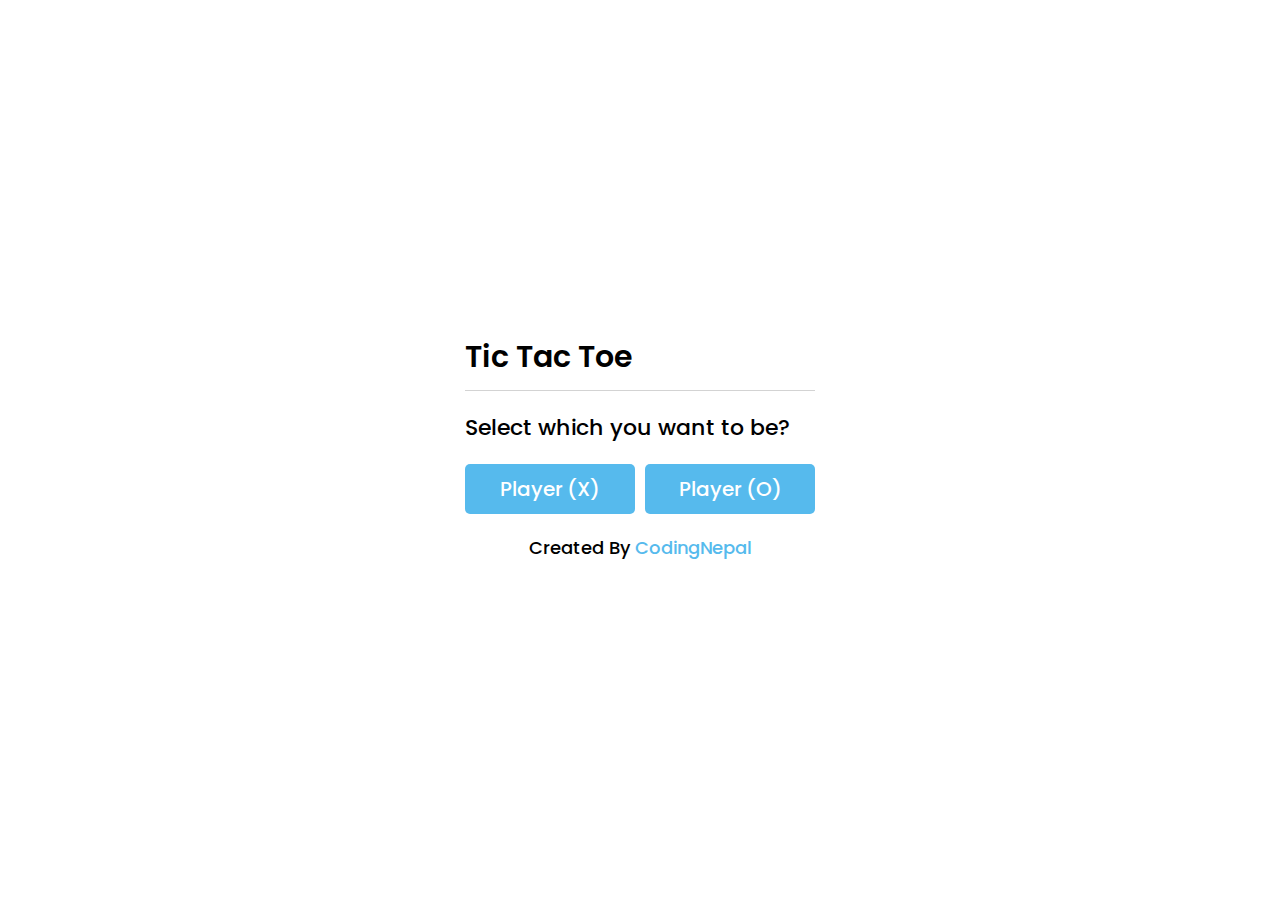
<file: tic-toc.html>
<!DOCTYPE html>
<!-- Created By CodingNepal - www.youtube.com/codingnepal || www.codingnepalweb.com -->
<html lang="en">
<head>
    <meta charset="UTF-8">
    <title>Tic Tac Toe Game</title>
    <link rel="stylesheet" href="assets/css/tic-toc.css">
    <link rel="stylesheet" href="https://cdnjs.cloudflare.com/ajax/libs/font-awesome/5.15.3/css/all.min.css"/>
</head>
<body >
    <div style="width: 50% !important;height: 50% !important;background-color: crimson !important;">
  <!-- select box -->
  <div class="select-box" >
    <header>Tic Tac Toe</header>
    <div class="content">
      <div class="title">Select which you want to be?</div>
      <div class="options">
        <button class="playerX">Player (X)</button>
        <button class="playerO">Player (O)</button>
      </div>
      <div class="credit">Created By <a href="https://www.youtube.com/codingnepal" target="_blank">CodingNepal</a></div>
    </div>
  </div> 

  <!-- playboard section -->
  <div class="play-board">
    <div class="details">
      <div class="players">
        <span class="Xturn">X's Turn</span>
        <span class="Oturn">O's Turn</span>
        <div class="slider"></div>
      </div>
    </div>
    <div class="play-area">
      <section>
        <span class="box1"></span>
        <span class="box2"></span>
        <span class="box3"></span>
      </section>
      <section>
        <span class="box4"></span>
        <span class="box5"></span>
        <span class="box6"></span>
      </section>
      <section>
        <span class="box7"></span>
        <span class="box8"></span>
        <span class="box9"></span>
      </section>
    </div>
  </div>

  <!-- result box -->
  <div class="result-box">
    <div class="won-text"></div>
    <div class="btn"><button>Replay</button></div>
  </div>
</div>
  <script src="assets/js/tic-toc.js"></script>

</body>
</html>
</file>
<file: assets/css/tic-toc.css>
@import url('https://fonts.googleapis.com/css2?family=Poppins:wght@200;300;400;500;600;700&display=swap');
*{
  margin: 0;
  padding: 0;
  box-sizing: border-box;
  font-family: 'Poppins', sans-serif;
}
::selection{
  color: #fff;
  background:#56baed;
}
.select-box, .play-board, .result-box{
  position: absolute;
  top: 50%;
  left: 50%;
  transform: translate(-50%, -50%);
  transition: all 0.3s ease;
}
.select-box{
  background: #fff;
  padding: 20px 25px 25px;
  border-radius: 5px;
  max-width: 400px;
  width: 100%;
}
.select-box.hide{
  opacity: 0;
  pointer-events: none;
}
.select-box header{
  font-size: 30px;
  font-weight: 600;
  padding-bottom: 10px;
  border-bottom: 1px solid lightgrey;
}
.select-box .title{
  font-size: 22px;
  font-weight: 500;
  margin: 20px 0;
}
.select-box .options{
  display: flex;
  width: 100%;
}
.options button{
  width: 100%;
  font-size: 20px;
  font-weight: 500;
  padding: 10px 0;
  border: none;
  background: #56baed;
  border-radius: 5px;
  color: #fff;
  outline: none;
  cursor: pointer;
  transition: all 0.3s ease;
}
.options button:hover,
.btn button:hover{
  transform: scale(0.96);
}
.options button.playerX{
  margin-right: 5px;
}
.options button.playerO{
  margin-left: 5px;
}
.select-box .credit{
  text-align: center;
  margin-top: 20px;
  font-size: 18px;
  font-weight: 500;
}
.select-box .credit a{
  color: #56baed;
  text-decoration: none;
}
.select-box .credit a:hover{
  text-decoration: underline;
}

.play-board{
  opacity: 0;
  pointer-events: none;
  transform: translate(-50%, -50%) scale(0.9);
}
.play-board.show{
  opacity: 1;
  pointer-events: auto;
  transform: translate(-50%, -50%) scale(1);
}
.play-board .details{
  padding: 7px;
  border-radius: 5px;
  background: #fff;
}
.play-board .players{
  width: 100%;
  display: flex;
  position: relative;
  justify-content: space-between;
}
.players span{
  position: relative;
  z-index: 2;
  color: #56baed;
  font-size: 20px;
  font-weight: 500;
  padding: 10px 0;
  width: 100%;
  text-align: center;
  cursor: default;
  user-select: none;
  transition: all 0.3 ease;
}
.players.active span:first-child{
  color: #fff;
}
.players.active span:last-child{
  color: #56baed;
}
.players span:first-child{
  color: #fff;
}
.players .slider{
  position: absolute;
  top: 0;
  left: 0;
  width: 50%;
  height: 100%;
  background: #56baed;
  border-radius: 5px;
  transition: all 0.3s ease;
}
.players.active .slider{
  left: 50%;
}
.players.active span:first-child{
  color: #56baed;
}
.players.active span:nth-child(2){
  color: #fff;
}
.players.active .slider{
  left: 50%;
}
.play-area{
  margin-top: 20px;
}
.play-area section{
  display: flex;
  margin-bottom: 1px;
}
.play-area section span{
  display: block;
  height: 90px;
  width: 90px;
  margin: 2px;
  color: #56baed;
  font-size: 40px;
  line-height: 10px;
  text-align: center;
  border-radius: 5px;
  background: #fff;
}

.result-box{
  padding: 25px 20px;
  border-radius: 5px;
  max-width: 400px;
  width: 100%;
  opacity: 0;
  text-align: center;
  background: #fff;
  pointer-events: none;
  transform: translate(-50%, -50%) scale(0.9);
}
.result-box.show{
  opacity: 1;
  pointer-events: auto;
  transform: translate(-50%, -50%) scale(1);
}
.result-box .won-text{
  font-size: 30px;
  font-weight: 500;
  display: flex;
  justify-content: center;
}
.result-box .won-text p{
  font-weight: 600;
  margin: 0 5px;
}
.result-box .btn{
  width: 100%;
  margin-top: 25px;
  display: flex;
  justify-content: center;
}
.btn button{
  font-size: 18px;
  font-weight: 500;
  padding: 8px 20px;
  border: none;
  background: #56baed;
  border-radius: 5px;
  color: #fff;
  outline: none;
  cursor: pointer;
  transition: all 0.3s ease;
}
</file>
<file: assets/css/style.css>
/**
* Template Name: FlexStart - v1.1.1
* Template URL: https://bootstrapmade.com/flexstart-bootstrap-startup-template/
* Author: BootstrapMade.com
* License: https://bootstrapmade.com/license/
*/

/*--------------------------------------------------------------
# General
--------------------------------------------------------------*/
:root {
  scroll-behavior: smooth;
}

body {
  font-family: "Open Sans", sans-serif;
  color: #444444;
}

a {
  color: #4154f1;
  text-decoration: none;
}

a:hover {
  color: #717ff5;
  text-decoration: none;
}

h1, h2, h3, h4, h5, h6 {
  font-family: "Nunito", sans-serif;
}

/*--------------------------------------------------------------
# Sections
--------------------------------------------------------------*/
section {
  padding: 60px 0;
  overflow: hidden;
}

.section-header {
  text-align: center;
  padding-bottom: 40px;
}

.section-header h2 {
  font-size: 13px;
  letter-spacing: 1px;
  font-weight: 700;
  margin: 0;
  color: #4154f1;
  text-transform: uppercase;
}

.section-header p {
  margin: 10px 0 0 0;
  padding: 0;
  font-size: 38px;
  line-height: 42px;
  font-weight: 700;
  color: #012970;
}
.contact {
  padding-top:10%  !important ;
    }
@media (max-width: 768px) {
  .contact {
padding-top:30%  !important ;
  }
  .section-header p {
    font-size: 28px;
    line-height: 32px;
  }
}

/*--------------------------------------------------------------
# Breadcrumbs
--------------------------------------------------------------*/
.breadcrumbs {
  padding: 15px 0;
  background: #012970;
  min-height: 40px;
  margin-top: 82px;
  color: #fff;
}

@media (max-width: 992px) {
  .breadcrumbs {
    margin-top: 57px;
  }
}

.breadcrumbs h2 {
  font-size: 28px;
  font-weight: 500;
}

.breadcrumbs ol {
  display: flex;
  flex-wrap: wrap;
  list-style: none;
  padding: 0 0 10px 0;
  margin: 0;
  font-size: 14px;
}

.breadcrumbs ol a {
  color: #fff;
  transition: 0.3s;
}

.breadcrumbs ol a:hover {
  text-decoration: underline;
}

.breadcrumbs ol li + li {
  padding-left: 10px;
}

.breadcrumbs ol li + li::before {
  display: inline-block;
  padding-right: 10px;
  color: #8894f6;
  content: "/";
}

/*--------------------------------------------------------------
# Back to top button
--------------------------------------------------------------*/
.back-to-top {
  position: fixed;
  visibility: hidden;
  opacity: 0;
  right: 15px;
  bottom: 15px;
  z-index: 99999;
  background: #4154f1;
  width: 40px;
  height: 40px;
  border-radius: 4px;
  transition: all 0.4s;
}

.back-to-top i {
  font-size: 24px;
  color: #fff;
  line-height: 0;
}

.back-to-top:hover {
  background: #6776f4;
  color: #fff;
}

.back-to-top.active {
  visibility: visible;
  opacity: 1;
}

/*--------------------------------------------------------------
# Disable aos animation delay on mobile devices
--------------------------------------------------------------*/
@media screen and (max-width: 768px) {
  [data-aos-delay] {
    transition-delay: 0 !important;
  }
}

/*--------------------------------------------------------------
# Header
--------------------------------------------------------------*/
.header {
  transition: all 0.5s;
  z-index: 997;
  padding: 20px 0;
}

.header.header-scrolled {
  background: #fff;
  padding: 15px 0;
  box-shadow: 0px 2px 20px rgba(1, 41, 112, 0.1);
}

.header .logo {
  line-height: 0;
}

.header .logo img {
  max-height: 80px;
  margin-right: 6px;
}

.header .logo span {
  font-size: 30px;
  font-weight: 700;
  letter-spacing: 1px;
  color: #012970;
  font-family: "Nunito", sans-serif;
  margin-top: 3px;
}

/*--------------------------------------------------------------
# Navigation Menu
--------------------------------------------------------------*/
/**
* Desktop Navigation 
*/
.navbar {
  padding: 0;
}

.navbar ul {
  margin: 0;
  padding: 0;
  display: flex;
  list-style: none;
  align-items: center;
}

.navbar li {
  position: relative;
}

.navbar a {
  display: flex;
  align-items: center;
  justify-content: space-between;
  padding: 10px 0 10px 30px;
  font-family: "Nunito", sans-serif;
  font-size: 16px;
  font-weight: 700;
  color: #013289;
  white-space: nowrap;
  transition: 0.3s;
}

.navbar a i {
  font-size: 12px;
  line-height: 0;
  margin-left: 5px;
}

.navbar a:hover, .navbar .active, .navbar li:hover > a {
  color: #4154f1;
}

.navbar .getstarted {
  background: #4154f1;
  padding: 8px 20px;
  margin-left: 30px;
  border-radius: 4px;
  color: #fff;
}

.navbar .getstarted:hover {
  color: #fff;
  background: #5969f3;
}

.navbar .dropdown ul {
  display: block;
  position: absolute;
  left: 14px;
  top: calc(100% + 30px);
  margin: 0;
  padding: 10px 0;
  z-index: 99;
  opacity: 0;
  visibility: hidden;
  background: #fff;
  box-shadow: 0px 0px 30px rgba(127, 137, 161, 0.25);
  transition: 0.3s;
  border-radius: 4px;
}

.navbar .dropdown ul li {
  min-width: 200px;
}

.navbar .dropdown ul a {
  padding: 10px 20px;
  font-size: 15px;
  text-transform: none;
  font-weight: 600;
}

.navbar .dropdown ul a i {
  font-size: 12px;
}

.navbar .dropdown ul a:hover, .navbar .dropdown ul .active:hover, .navbar .dropdown ul li:hover > a {
  color: #4154f1;
}

.navbar .dropdown:hover > ul {
  opacity: 1;
  top: 100%;
  visibility: visible;
}

.navbar .dropdown .dropdown ul {
  top: 0;
  left: calc(100% - 30px);
  visibility: hidden;
}

.navbar .dropdown .dropdown:hover > ul {
  opacity: 1;
  top: 0;
  left: 100%;
  visibility: visible;
}

@media (max-width: 1366px) {
  .navbar .dropdown .dropdown ul {
    left: -90%;
  }
  .navbar .dropdown .dropdown:hover > ul {
    left: -100%;
  }
}

/**
* Mobile Navigation 
*/
.mobile-nav-toggle {
  color: #012970;
  font-size: 28px;
  cursor: pointer;
  display: none;
  line-height: 0;
  transition: 0.5s;
}

.mobile-nav-toggle.bi-x {
  color: #fff;
}

@media (max-width: 991px) {
  .mobile-nav-toggle {
    display: block;
  }
  .navbar ul {
    display: none;
  }
}

.navbar-mobile {
  position: fixed;
  overflow: hidden;
  top: 0;
  right: 0;
  left: 0;
  bottom: 0;
  background: rgba(1, 22, 61, 0.9);
  transition: 0.3s;
}

.navbar-mobile .mobile-nav-toggle {
  position: absolute;
  top: 15px;
  right: 15px;
}

.navbar-mobile ul {
  display: block;
  position: absolute;
  top: 55px;
  right: 15px;
  bottom: 15px;
  left: 15px;
  padding: 10px 0;
  border-radius: 10px;
  background-color: #fff;
  overflow-y: auto;
  transition: 0.3s;
}

.navbar-mobile a {
  padding: 10px 20px;
  font-size: 15px;
  color: #012970;
}

.navbar-mobile a:hover, .navbar-mobile .active, .navbar-mobile li:hover > a {
  color: #4154f1;
}

.navbar-mobile .getstarted {
  margin: 15px;
}

.navbar-mobile .dropdown ul {
  position: static;
  display: none;
  margin: 10px 20px;
  padding: 10px 0;
  z-index: 99;
  opacity: 1;
  visibility: visible;
  background: #fff;
  box-shadow: 0px 0px 30px rgba(127, 137, 161, 0.25);
}

.navbar-mobile .dropdown ul li {
  min-width: 200px;
}

.navbar-mobile .dropdown ul a {
  padding: 10px 20px;
}

.navbar-mobile .dropdown ul a i {
  font-size: 12px;
}

.navbar-mobile .dropdown ul a:hover, .navbar-mobile .dropdown ul .active:hover, .navbar-mobile .dropdown ul li:hover > a {
  color: #4154f1;
}

.navbar-mobile .dropdown > .dropdown-active {
  display: block;
}

/*--------------------------------------------------------------
# Hero Section
--------------------------------------------------------------*/
.hero {
  width: 100%;
  height: 100vh;
  background: url(../img/hero-bg.png) top center no-repeat;
  background-size: cover;
}

.hero h1 {
  margin: 0;
  font-size: 48px;
  font-weight: 700;
  color: #012970;
}

.hero h2 {
  color: #444444;
  margin: 15px 0 0 0;
  font-size: 26px;
}

.hero .btn-get-started {
  margin-top: 30px;
  line-height: 0;
  padding: 15px 40px;
  border-radius: 4px;
  transition: 0.5s;
  color: #fff;
  background: #4154f1;
  box-shadow: 0px 5px 30px rgba(65, 84, 241, 0.4);
}

.hero .btn-get-started span {
  font-family: "Nunito", sans-serif;
  font-weight: 600;
  font-size: 16px;
  letter-spacing: 1px;
}

.hero .btn-get-started i {
  margin-left: 5px;
  font-size: 18px;
  transition: 0.3s;
}

.hero .btn-get-started:hover i {
  transform: translateX(5px);
}

.hero .hero-img {
  text-align: right;
}

@media (min-width: 1024px) {
  .hero {
    background-attachment: fixed;
  }
}

@media (max-width: 991px) {
  .hero {
    height: auto;
    padding: 120px 0 60px 0;
  }
  .hero .hero-img {
    text-align: center;
    margin-top: 80px;
  }
  .hero .hero-img img {
    width: 80%;
  }
}

@media (max-width: 768px) {
  .hero {
    text-align: center;
  }
  .hero h1 {
    font-size: 32px;
  }
  .hero h2 {
    font-size: 24px;
  }
  .hero .hero-img img {
    width: 100%;
  }
}

/*--------------------------------------------------------------
# Index Page
--------------------------------------------------------------*/
/*--------------------------------------------------------------
# About
--------------------------------------------------------------*/
.about .content {
  background-color: #f6f9ff;
  padding: 40px;
}

.about h3 {
  font-size: 14px;
  font-weight: 700;
  color: #4154f1;
  text-transform: uppercase;
}

.about h2 {
  font-size: 24px;
  font-weight: 700;
  color: #012970;
}

.about p {
  margin: 15px 0 30px 0;
  line-height: 24px;
}

.about .btn-read-more {
  line-height: 0;
  padding: 15px 40px;
  border-radius: 4px;
  transition: 0.5s;
  color: #fff;
  background: #4154f1;
  box-shadow: 0px 5px 25px rgba(65, 84, 241, 0.3);
}

.about .btn-read-more span {
  font-family: "Nunito", sans-serif;
  font-weight: 600;
  font-size: 16px;
  letter-spacing: 1px;
}

.about .btn-read-more i {
  margin-left: 5px;
  font-size: 18px;
  transition: 0.3s;
}

.about .btn-read-more:hover i {
  transform: translateX(5px);
}

/*--------------------------------------------------------------
# Values
--------------------------------------------------------------*/
.values .box {
  padding: 30px;
  box-shadow: 0px 0 5px rgba(1, 41, 112, 0.08);
  text-align: center;
  transition: 0.3s;
  height: 100%;
}

.values .box img {
  padding: 30px 50px;
  transition: 0.5s;
  transform: scale(1.1);
}

.values .box h3 {
  font-size: 24px;
  color: #012970;
  font-weight: 700;
  margin-bottom: 18px;
}

.values .box:hover {
  box-shadow: 0px 0 30px rgba(1, 41, 112, 0.08);
}

.values .box:hover img {
  transform: scale(1);
}

/*--------------------------------------------------------------
# Counts
--------------------------------------------------------------*/
.counts {
  padding: 70px 0 60px;
}

.counts .count-box {
  display: flex;
  align-items: center;
  padding: 30px;
  width: 100%;
  background: #fff;
  box-shadow: 0px 0 30px rgba(1, 41, 112, 0.08);
}

.counts .count-box i {
  font-size: 42px;
  line-height: 0;
  margin-right: 20px;
  color: #4154f1;
}

.counts .count-box span {
  font-size: 36px;
  display: block;
  font-weight: 600;
  color: #0b198f;
}

.counts .count-box p {
  padding: 0;
  margin: 0;
  font-family: "Nunito", sans-serif;
  font-size: 14px;
}

/*--------------------------------------------------------------
# Features
--------------------------------------------------------------*/
.features .feature-box {
  padding: 24px 20px;
  box-shadow: 0px 0 30px rgba(1, 41, 112, 0.08);
  transition: 0.3s;
  height: 100%;
}

.features .feature-box h3 {
  font-size: 18px;
  color: #012970;
  font-weight: 700;
  margin: 0;
}

.features .feature-box i {
  line-height: 0;
  background: #ecf3ff;
  padding: 4px;
  margin-right: 10px;
  font-size: 24px;
  border-radius: 3px;
  transition: 0.3s;
}

.features .feature-box:hover i {
  background: #4154f1;
  color: #fff;
}

.features .feture-tabs {
  margin-top: 120px;
}

.features .feture-tabs h3 {
  color: #012970;
  font-weight: 700;
  font-size: 32px;
  margin-bottom: 10px;
}

@media (max-width: 768px) {
  .features .feture-tabs h3 {
    font-size: 28px;
  }
}

.features .feture-tabs .nav-pills {
  border-bottom: 1px solid #eee;
}

.features .feture-tabs .nav-link {
  background: none;
  text-transform: uppercase;
  font-size: 15px;
  font-weight: 600;
  color: #012970;
  padding: 12px 0;
  margin-right: 25px;
  margin-bottom: -2px;
  border-radius: 0;
}

.features .feture-tabs .nav-link.active {
  color: #4154f1;
  border-bottom: 3px solid #4154f1;
}

.features .feture-tabs .tab-content h4 {
  font-size: 18px;
  margin: 0;
  font-weight: 700;
  color: #012970;
}

.features .feture-tabs .tab-content i {
  font-size: 24px;
  line-height: 0;
  margin-right: 8px;
  color: #4154f1;
}

.features .feature-icons {
  margin-top: 120px;
}

.features .feature-icons h3 {
  color: #012970;
  font-weight: 700;
  font-size: 32px;
  margin-bottom: 20px;
  text-align: center;
}

@media (max-width: 768px) {
  .features .feature-icons h3 {
    font-size: 28px;
  }
}

.features .feature-icons .content .icon-box {
  display: flex;
}

.features .feature-icons .content .icon-box h4 {
  font-size: 20px;
  font-weight: 700;
  margin: 0 0 10px 0;
  color: #012970;
}

.features .feature-icons .content .icon-box i {
  font-size: 44px;
  line-height: 44px;
  color: #0245bc;
  margin-right: 15px;
}

.features .feature-icons .content .icon-box p {
  font-size: 15px;
  color: #848484;
}

/*--------------------------------------------------------------
# Services
--------------------------------------------------------------*/
.services .service-box {
  box-shadow: 0px 0 30px rgba(1, 41, 112, 0.08);
  height: 100%;
  padding: 60px 30px;
  text-align: center;
  transition: 0.3s;
  border-radius: 5px;
}

.services .service-box .icon {
  font-size: 36px;
  padding: 40px 20px;
  border-radius: 4px;
  position: relative;
  margin-bottom: 25px;
  display: inline-block;
  line-height: 0;
  transition: 0.3s;
}

.services .service-box h3 {
  color: #444444;
  font-weight: 700;
}

.services .service-box .read-more {
  display: inline-flex;
  align-items: center;
  justify-content: center;
  font-weight: 600;
  font-size: 16px;
  padding: 8px 20px;
}

.services .service-box .read-more i {
  line-height: 0;
  margin-left: 5px;
  font-size: 18px;
}

.services .service-box.blue {
  border-bottom: 3px solid #2db6fa;
}

.services .service-box.blue .icon {
  color: #2db6fa;
  background: #dbf3fe;
}

.services .service-box.blue .read-more {
  color: #2db6fa;
}

.services .service-box.blue:hover {
  background: #2db6fa;
}

.services .service-box.orange {
  border-bottom: 3px solid #f68c09;
}

.services .service-box.orange .icon {
  color: #f68c09;
  background: #fde3c4;
}

.services .service-box.orange .read-more {
  color: #f68c09;
}

.services .service-box.orange:hover {
  background: #f68c09;
}

.services .service-box.green {
  border-bottom: 3px solid #08da4e;
}

.services .service-box.green .icon {
  color: #08da4e;
  background: #cffddf;
}

.services .service-box.green .read-more {
  color: #08da4e;
}

.services .service-box.green:hover {
  background: #08da4e;
}

.services .service-box.red {
  border-bottom: 3px solid #e9222c;
}

.services .service-box.red .icon {
  color: #e9222c;
  background: #fef7f8;
}

.services .service-box.red .read-more {
  color: #e9222c;
}

.services .service-box.red:hover {
  background: #e9222c;
}

.services .service-box.purple {
  border-bottom: 3px solid #b50edf;
}

.services .service-box.purple .icon {
  color: #b50edf;
  background: #f8e4fd;
}

.services .service-box.purple .read-more {
  color: #b50edf;
}

.services .service-box.purple:hover {
  background: #b50edf;
}

.services .service-box.pink {
  border-bottom: 3px solid #f51f9c;
}

.services .service-box.pink .icon {
  color: #f51f9c;
  background: #feecf7;
}

.services .service-box.pink .read-more {
  color: #f51f9c;
}

.services .service-box.pink:hover {
  background: #f51f9c;
}

.services .service-box:hover h3, .services .service-box:hover p, .services .service-box:hover .read-more {
  color: #fff;
}

.services .service-box:hover .icon {
  background: #fff;
}

/*--------------------------------------------------------------
# Pricing
--------------------------------------------------------------*/
.pricing .box {
  padding: 40px 20px;
  background: #fff;
  text-align: center;
  box-shadow: 0px 0 30px rgba(1, 41, 112, 0.08);
  border-radius: 4px;
  position: relative;
  overflow: hidden;
  transition: 0.3s;
}

.pricing .box:hover {
  transform: scale(1.1);
  box-shadow: 0px 0 30px rgba(1, 41, 112, 0.1);
}

.pricing h3 {
  font-weight: 700;
  font-size: 18px;
  margin-bottom: 15px;
}

.pricing .price {
  font-size: 36px;
  color: #444444;
  font-weight: 600;
  font-family: "Poppins", sans-serif;
}

.pricing .price sup {
  font-size: 20px;
  top: -15px;
  left: -3px;
}

.pricing .price span {
  color: #bababa;
  font-size: 16px;
  font-weight: 300;
}

.pricing img {
  padding: 30px 40px;
}

.pricing ul {
  padding: 0;
  list-style: none;
  color: #444444;
  text-align: center;
  line-height: 26px;
  font-size: 16px;
  margin-bottom: 25px;
}

.pricing ul li {
  padding-bottom: 10px;
}

.pricing ul .na {
  color: #ccc;
  text-decoration: line-through;
}

.pricing .btn-buy {
  display: inline-block;
  padding: 8px 40px 10px 40px;
  border-radius: 50px;
  color: #4154f1;
  transition: none;
  font-size: 16px;
  font-weight: 400;
  font-family: "Nunito", sans-serif;
  font-weight: 600;
  transition: 0.3s;
  border: 1px solid #4154f1;
}

.pricing .btn-buy:hover {
  background: #4154f1;
  color: #fff;
}

.pricing .featured {
  width: 200px;
  position: absolute;
  top: 18px;
  right: -68px;
  transform: rotate(45deg);
  z-index: 1;
  font-size: 14px;
  padding: 1px 0 3px 0;
  background: #4154f1;
  color: #fff;
}

/*--------------------------------------------------------------
# F.A.Q
--------------------------------------------------------------*/
.faq .accordion-collapse {
  border: 0;
}

.faq .accordion-button {
  padding: 15px 15px 20px 0;
  font-weight: 600;
  border: 0;
  font-size: 18px;
  color: #444444;
  text-align: left;
}

.faq .accordion-button:focus {
  box-shadow: none;
}

.faq .accordion-button:not(.collapsed) {
  background: none;
  color: #4154f1;
  border-bottom: 0;
}

.faq .accordion-body {
  padding: 0 0 25px 0;
  border: 0;
}

/*--------------------------------------------------------------
# Portfolio
--------------------------------------------------------------*/
.portfolio #portfolio-flters {
  padding: 0;
  margin: 0 auto 25px auto;
  list-style: none;
  text-align: center;
  background: white;
  border-radius: 50px;
  padding: 2px 15px;
}

.portfolio #portfolio-flters li {
  cursor: pointer;
  display: inline-block;
  padding: 8px 20px 10px 20px;
  font-size: 15px;
  font-weight: 600;
  line-height: 1;
  color: #444444;
  margin: 0 4px 8px 4px;
  transition: 0.3s;
  border-radius: 50px;
  border: 1px solid #fff;
}

.portfolio #portfolio-flters li:hover, .portfolio #portfolio-flters li.filter-active {
  color: #4154f1;
  border-color: #4154f1;
}

.portfolio #portfolio-flters li:last-child {
  margin-right: 0;
}

.portfolio .portfolio-wrap {
  transition: 0.3s;
  position: relative;
  overflow: hidden;
  z-index: 1;
  background: rgba(255, 255, 255, 0.75);
}

.portfolio .portfolio-wrap::before {
  content: "";
  background: rgba(255, 255, 255, 0.75);
  position: absolute;
  left: 30px;
  right: 30px;
  top: 30px;
  bottom: 30px;
  transition: all ease-in-out 0.3s;
  z-index: 2;
  opacity: 0;
}

.portfolio .portfolio-wrap img {
  transition: 1s;
}

.portfolio .portfolio-wrap .portfolio-info {
  opacity: 0;
  position: absolute;
  top: 0;
  left: 0;
  right: 0;
  bottom: 0;
  text-align: center;
  z-index: 3;
  transition: all ease-in-out 0.3s;
  display: flex;
  flex-direction: column;
  justify-content: center;
  align-items: center;
}

.portfolio .portfolio-wrap .portfolio-info::before {
  display: block;
  content: "";
  width: 48px;
  height: 48px;
  position: absolute;
  top: 35px;
  left: 35px;
  border-top: 3px solid rgba(1, 41, 112, 0.2);
  border-left: 3px solid rgba(1, 41, 112, 0.2);
  transition: all 0.5s ease 0s;
  z-index: 9994;
}

.portfolio .portfolio-wrap .portfolio-info::after {
  display: block;
  content: "";
  width: 48px;
  height: 48px;
  position: absolute;
  bottom: 35px;
  right: 35px;
  border-bottom: 3px solid rgba(1, 41, 112, 0.2);
  border-right: 3px solid rgba(1, 41, 112, 0.2);
  transition: all 0.5s ease 0s;
  z-index: 9994;
}

.portfolio .portfolio-wrap .portfolio-info h4 {
  font-size: 20px;
  color: #012970;
  font-weight: 700;
}

.portfolio .portfolio-wrap .portfolio-info p {
  color: #012970;
  font-weight: 600;
  font-size: 14px;
  text-transform: uppercase;
  padding: 0;
  margin: 0;
}

.portfolio .portfolio-wrap .portfolio-links {
  text-align: center;
  z-index: 4;
}

.portfolio .portfolio-wrap .portfolio-links a {
  color: #fff;
  background: #4154f1;
  margin: 10px 2px;
  width: 36px;
  height: 36px;
  display: inline-flex;
  align-items: center;
  justify-content: center;
  border-radius: 50%;
  transition: 0.3s;
}

.portfolio .portfolio-wrap .portfolio-links a i {
  font-size: 24px;
  line-height: 0;
}

.portfolio .portfolio-wrap .portfolio-links a:hover {
  background: #5969f3;
}

.portfolio .portfolio-wrap:hover img {
  transform: scale(1.1);
}

.portfolio .portfolio-wrap:hover::before {
  top: 0;
  left: 0;
  right: 0;
  bottom: 0;
  opacity: 1;
}

.portfolio .portfolio-wrap:hover .portfolio-info {
  opacity: 1;
}

.portfolio .portfolio-wrap:hover .portfolio-info::before {
  top: 15px;
  left: 15px;
}

.portfolio .portfolio-wrap:hover .portfolio-info::after {
  bottom: 15px;
  right: 15px;
}

/*--------------------------------------------------------------
# Portfolio Details
--------------------------------------------------------------*/
.portfolio-details {
  padding-top: 40px;
}

.portfolio-details .portfolio-details-slider img {
  width: 100%;
}

.portfolio-details .portfolio-details-slider .swiper-pagination {
  margin-top: 20px;
  position: relative;
}

.portfolio-details .portfolio-details-slider .swiper-pagination .swiper-pagination-bullet {
  width: 12px;
  height: 12px;
  background-color: #fff;
  opacity: 1;
  border: 1px solid #4154f1;
}

.portfolio-details .portfolio-details-slider .swiper-pagination .swiper-pagination-bullet-active {
  background-color: #4154f1;
}

.portfolio-details .portfolio-info {
  padding: 30px;
  box-shadow: 0px 0 30px rgba(1, 41, 112, 0.08);
}

.portfolio-details .portfolio-info h3 {
  font-size: 22px;
  font-weight: 700;
  margin-bottom: 20px;
  padding-bottom: 20px;
  border-bottom: 1px solid #eee;
}

.portfolio-details .portfolio-info ul {
  list-style: none;
  padding: 0;
  font-size: 15px;
}

.portfolio-details .portfolio-info ul li + li {
  margin-top: 10px;
}

.portfolio-details .portfolio-description {
  padding-top: 30px;
}

.portfolio-details .portfolio-description h2 {
  font-size: 26px;
  font-weight: 700;
  margin-bottom: 20px;
}

.portfolio-details .portfolio-description p {
  padding: 0;
}

/*--------------------------------------------------------------
# Testimonials
--------------------------------------------------------------*/
.testimonials .testimonial-item {
  box-sizing: content-box;
  padding: 30px;
  margin: 40px 30px;
  box-shadow: 0px 0 20px rgba(1, 41, 112, 0.1);
  background: #fff;
  min-height: 320px;
  display: flex;
  flex-direction: column;
  text-align: center;
  transition: 0.3s;
}

.testimonials .testimonial-item .stars {
  margin-bottom: 15px;
}

.testimonials .testimonial-item .stars i {
  color: #ffc107;
  margin: 0 1px;
}

.testimonials .testimonial-item .testimonial-img {
  width: 90px;
  border-radius: 50%;
  border: 4px solid #fff;
  margin: 0 auto;
}

.testimonials .testimonial-item h3 {
  font-size: 18px;
  font-weight: bold;
  margin: 10px 0 5px 0;
  color: #111;
}

.testimonials .testimonial-item h4 {
  font-size: 14px;
  color: #999;
  margin: 0;
}

.testimonials .testimonial-item p {
  font-style: italic;
  margin: 0 auto 15px auto;
}

.testimonials .swiper-pagination {
  margin-top: 20px;
  position: relative;
}

.testimonials .swiper-pagination .swiper-pagination-bullet {
  width: 12px;
  height: 12px;
  background-color: #fff;
  opacity: 1;
  border: 1px solid #4154f1;
}

.testimonials .swiper-pagination .swiper-pagination-bullet-active {
  background-color: #4154f1;
}

.testimonials .swiper-slide {
  opacity: .3;
}

@media (max-width: 1199px) {
  .testimonials .swiper-slide-active {
    opacity: 1;
  }
  .testimonials .swiper-pagination {
    margin-top: 0;
  }
}

@media (min-width: 1200px) {
  .testimonials .swiper-slide-next {
    opacity: 1;
    transform: scale(1.12);
  }
}

/*--------------------------------------------------------------
# Team
--------------------------------------------------------------*/
.team {
  background: #fff;
  padding: 60px 0;
}

.team .member {
  overflow: hidden;
  text-align: center;
  border-radius: 5px;
  background: #fff;
  box-shadow: 0px 0 30px rgba(1, 41, 112, 0.08);
  transition: 0.3s;
}

.team .member .member-img {
  position: relative;
  overflow: hidden;
}

.team .member .member-img:after {
  position: absolute;
  content: "";
  left: 0;
  bottom: 0;
  height: 100%;
  width: 100%;
  background: url(../img/team-shape.svg) no-repeat center bottom;
  background-size: contain;
  z-index: 1;
}

.team .member .social {
  position: absolute;
  right: -100%;
  top: 30px;
  opacity: 0;
  border-radius: 4px;
  transition: 0.5s;
  background: rgba(255, 255, 255, 0.3);
  z-index: 2;
}

.team .member .social a {
  transition: color 0.3s;
  color: rgba(1, 41, 112, 0.5);
  margin: 15px 12px;
  display: block;
  line-height: 0;
  text-align: center;
}

.team .member .social a:hover {
  color: rgba(1, 41, 112, 0.8);
}

.team .member .social i {
  font-size: 18px;
}

.team .member .member-info {
  padding: 10px 15px 20px 15px;
}

.team .member .member-info h4 {
  font-weight: 700;
  margin-bottom: 5px;
  font-size: 20px;
  color: #012970;
}

.team .member .member-info span {
  display: block;
  font-size: 14px;
  font-weight: 400;
  color: #aaaaaa;
}

.team .member .member-info p {
  font-style: italic;
  font-size: 14px;
  padding-top: 15px;
  line-height: 26px;
  color: #5e5e5e;
}

.team .member:hover {
  transform: scale(1.08);
  box-shadow: 0px 0 30px rgba(1, 41, 112, 0.1);
}

.team .member:hover .social {
  right: 8px;
  opacity: 1;
}

/*--------------------------------------------------------------
# Clients
--------------------------------------------------------------*/
.clients .clients-slider .swiper-slide img {
  opacity: 0.5;
  transition: 0.3s;
}

.clients .clients-slider .swiper-slide img:hover {
  opacity: 1;
}

.clients .clients-slider .swiper-pagination {
  margin-top: 20px;
  position: relative;
}

.clients .clients-slider .swiper-pagination .swiper-pagination-bullet {
  width: 12px;
  height: 12px;
  background-color: #fff;
  opacity: 1;
  border: 1px solid #4154f1;
}

.clients .clients-slider .swiper-pagination .swiper-pagination-bullet-active {
  background-color: #4154f1;
}

/*--------------------------------------------------------------
# Recent Blog Posts
--------------------------------------------------------------*/
.recent-blog-posts .post-box {
  box-shadow: 0px 0 30px rgba(1, 41, 112, 0.08);
  transition: 0.3s;
  height: 100%;
  overflow: hidden;
  padding: 30px;
  border-radius: 8px;
  position: relative;
  display: flex;
  flex-direction: column;
}

.recent-blog-posts .post-box .post-img {
  overflow: hidden;
  margin: -30px -30px 15px -30px;
  position: relative;
}

.recent-blog-posts .post-box .post-img img {
  transition: 0.5s;
}

.recent-blog-posts .post-box .post-date {
  font-size: 16px;
  font-weight: 600;
  color: rgba(1, 41, 112, 0.6);
  display: block;
  margin-bottom: 10px;
}

.recent-blog-posts .post-box .post-title {
  font-size: 24px;
  color: #012970;
  font-weight: 700;
  margin-bottom: 18px;
  position: relative;
  transition: 0.3s;
}

.recent-blog-posts .post-box .readmore {
  display: flex;
  align-items: center;
  font-weight: 600;
  line-height: 1;
  transition: 0.3s;
}

.recent-blog-posts .post-box .readmore i {
  line-height: 0;
  margin-left: 4px;
  font-size: 18px;
}

.recent-blog-posts .post-box:hover .post-title {
  color: #4154f1;
}

.recent-blog-posts .post-box:hover .post-img img {
  transform: rotate(6deg) scale(1.2);
}

/*--------------------------------------------------------------
# Contact
--------------------------------------------------------------*/
.contact .info-box {
  color: #444444;
  background: #fafbff;
  padding: 30px;
}

.contact .info-box i {
  font-size: 38px;
  line-height: 0;
  color: #4154f1;
}

.contact .info-box h3 {
  font-size: 20px;
  color: #012970;
  font-weight: 700;
  margin: 20px 0 10px 0;
}

.contact .info-box p {
  padding: 0;
  line-height: 24px;
  font-size: 14px;
  margin-bottom: 0;
}

.contact .php-email-form {
  background: #fafbff;
  padding: 30px;
  height: 100%;
}

.contact .php-email-form .error-message {
  display: none;
  color: #fff;
  background: #ed3c0d;
  text-align: left;
  padding: 15px;
  margin-bottom: 24px;
  font-weight: 600;
}

.contact .php-email-form .sent-message {
  display: none;
  color: #fff;
  background: #18d26e;
  text-align: center;
  padding: 15px;
  margin-bottom: 24px;
  font-weight: 600;
}

.contact .php-email-form .loading {
  display: none;
  background: #fff;
  text-align: center;
  padding: 15px;
  margin-bottom: 24px;
}

.contact .php-email-form .loading:before {
  content: "";
  display: inline-block;
  border-radius: 50%;
  width: 24px;
  height: 24px;
  margin: 0 10px -6px 0;
  border: 3px solid #18d26e;
  border-top-color: #eee;
  -webkit-animation: animate-loading 1s linear infinite;
  animation: animate-loading 1s linear infinite;
}

.contact .php-email-form input, .contact .php-email-form textarea {
  border-radius: 0;
  box-shadow: none;
  font-size: 14px;
  border-radius: 0;
}

.contact .php-email-form input:focus, .contact .php-email-form textarea:focus {
  border-color: #4154f1;
}

.contact .php-email-form input {
  padding: 10px 15px;
}

.contact .php-email-form textarea {
  padding: 12px 15px;
}

.contact .php-email-form button[type="submit"] {
  background: #4154f1;
  border: 0;
  padding: 10px 30px;
  color: #fff;
  transition: 0.4s;
  border-radius: 4px;
}

.contact .php-email-form button[type="submit"]:hover {
  background: #5969f3;
}

@-webkit-keyframes animate-loading {
  0% {
    transform: rotate(0deg);
  }
  100% {
    transform: rotate(360deg);
  }
}

@keyframes animate-loading {
  0% {
    transform: rotate(0deg);
  }
  100% {
    transform: rotate(360deg);
  }
}

/*--------------------------------------------------------------
# Blog
--------------------------------------------------------------*/
.blog {
  padding: 40px 0 20px 0;
}

.blog .entry {
  padding: 30px;
  margin-bottom: 60px;
  box-shadow: 0 4px 16px rgba(0, 0, 0, 0.1);
}

.blog .entry .entry-img {
  max-height: 440px;
  margin: -30px -30px 20px -30px;
  overflow: hidden;
}

.blog .entry .entry-title {
  font-size: 28px;
  font-weight: bold;
  padding: 0;
  margin: 0 0 20px 0;
}

.blog .entry .entry-title a {
  color: #012970;
  transition: 0.3s;
}

.blog .entry .entry-title a:hover {
  color: #4154f1;
}

.blog .entry .entry-meta {
  margin-bottom: 15px;
  color: #4084fd;
}

.blog .entry .entry-meta ul {
  display: flex;
  flex-wrap: wrap;
  list-style: none;
  align-items: center;
  padding: 0;
  margin: 0;
}

.blog .entry .entry-meta ul li + li {
  padding-left: 20px;
}

.blog .entry .entry-meta i {
  font-size: 16px;
  margin-right: 8px;
  line-height: 0;
}

.blog .entry .entry-meta a {
  color: #777777;
  font-size: 14px;
  display: inline-block;
  line-height: 1;
}

.blog .entry .entry-content p {
  line-height: 24px;
}

.blog .entry .entry-content .read-more {
  -moz-text-align-last: right;
  text-align-last: right;
}

.blog .entry .entry-content .read-more a {
  display: inline-block;
  background: #4154f1;
  color: #fff;
  padding: 6px 20px;
  transition: 0.3s;
  font-size: 14px;
  border-radius: 4px;
}

.blog .entry .entry-content .read-more a:hover {
  background: #5969f3;
}

.blog .entry .entry-content h3 {
  font-size: 22px;
  margin-top: 30px;
  font-weight: bold;
}

.blog .entry .entry-content blockquote {
  overflow: hidden;
  background-color: #fafafa;
  padding: 60px;
  position: relative;
  text-align: center;
  margin: 20px 0;
}

.blog .entry .entry-content blockquote p {
  color: #444444;
  line-height: 1.6;
  margin-bottom: 0;
  font-style: italic;
  font-weight: 500;
  font-size: 22px;
}

.blog .entry .entry-content blockquote::after {
  content: '';
  position: absolute;
  left: 0;
  top: 0;
  bottom: 0;
  width: 3px;
  background-color: #012970;
  margin-top: 20px;
  margin-bottom: 20px;
}

.blog .entry .entry-footer {
  padding-top: 10px;
  border-top: 1px solid #e6e6e6;
}

.blog .entry .entry-footer i {
  color: #0d64fd;
  display: inline;
}

.blog .entry .entry-footer a {
  color: #013289;
  transition: 0.3s;
}

.blog .entry .entry-footer a:hover {
  color: #4154f1;
}

.blog .entry .entry-footer .cats {
  list-style: none;
  display: inline;
  padding: 0 20px 0 0;
  font-size: 14px;
}

.blog .entry .entry-footer .cats li {
  display: inline-block;
}

.blog .entry .entry-footer .tags {
  list-style: none;
  display: inline;
  padding: 0;
  font-size: 14px;
}

.blog .entry .entry-footer .tags li {
  display: inline-block;
}

.blog .entry .entry-footer .tags li + li::before {
  padding-right: 6px;
  color: #6c757d;
  content: ",";
}

.blog .entry .entry-footer .share {
  font-size: 16px;
}

.blog .entry .entry-footer .share i {
  padding-left: 5px;
}

.blog .entry-single {
  margin-bottom: 30px;
}

.blog .blog-author {
  padding: 20px;
  margin-bottom: 30px;
  box-shadow: 0 4px 16px rgba(0, 0, 0, 0.1);
}

.blog .blog-author img {
  width: 120px;
  margin-right: 20px;
}

.blog .blog-author h4 {
  font-weight: 600;
  font-size: 22px;
  margin-bottom: 0px;
  padding: 0;
  color: #012970;
}

.blog .blog-author .social-links {
  margin: 0 10px 10px 0;
}

.blog .blog-author .social-links a {
  color: rgba(1, 41, 112, 0.5);
  margin-right: 5px;
}

.blog .blog-author p {
  font-style: italic;
  color: #b7b7b7;
}

.blog .blog-comments {
  margin-bottom: 30px;
}

.blog .blog-comments .comments-count {
  font-weight: bold;
}

.blog .blog-comments .comment {
  margin-top: 30px;
  position: relative;
}

.blog .blog-comments .comment .comment-img {
  margin-right: 14px;
}

.blog .blog-comments .comment .comment-img img {
  width: 60px;
}

.blog .blog-comments .comment h5 {
  font-size: 16px;
  margin-bottom: 2px;
}

.blog .blog-comments .comment h5 a {
  font-weight: bold;
  color: #444444;
  transition: 0.3s;
}

.blog .blog-comments .comment h5 a:hover {
  color: #4154f1;
}

.blog .blog-comments .comment h5 .reply {
  padding-left: 10px;
  color: #012970;
}

.blog .blog-comments .comment h5 .reply i {
  font-size: 20px;
}

.blog .blog-comments .comment time {
  display: block;
  font-size: 14px;
  color: #013ca3;
  margin-bottom: 5px;
}

.blog .blog-comments .comment.comment-reply {
  padding-left: 40px;
}

.blog .blog-comments .reply-form {
  margin-top: 30px;
  padding: 30px;
  box-shadow: 0 4px 16px rgba(0, 0, 0, 0.1);
}

.blog .blog-comments .reply-form h4 {
  font-weight: bold;
  font-size: 22px;
}

.blog .blog-comments .reply-form p {
  font-size: 14px;
}

.blog .blog-comments .reply-form input {
  border-radius: 4px;
  padding: 10px 10px;
  font-size: 14px;
}

.blog .blog-comments .reply-form input:focus {
  box-shadow: none;
  border-color: #a0aaf8;
}

.blog .blog-comments .reply-form textarea {
  border-radius: 4px;
  padding: 10px 10px;
  font-size: 14px;
}

.blog .blog-comments .reply-form textarea:focus {
  box-shadow: none;
  border-color: #a0aaf8;
}

.blog .blog-comments .reply-form .form-group {
  margin-bottom: 25px;
}

.blog .blog-comments .reply-form .btn-primary {
  border-radius: 4px;
  padding: 10px 20px;
  border: 0;
  background-color: #012970;
}

.blog .blog-comments .reply-form .btn-primary:hover {
  background-color: #013289;
}

.blog .blog-pagination {
  color: #024ed5;
}

.blog .blog-pagination ul {
  display: flex;
  padding: 0;
  margin: 0;
  list-style: none;
}

.blog .blog-pagination li {
  margin: 0 5px;
  transition: 0.3s;
}

.blog .blog-pagination li a {
  color: #012970;
  padding: 7px 16px;
  display: flex;
  align-items: center;
  justify-content: center;
}

.blog .blog-pagination li.active, .blog .blog-pagination li:hover {
  background: #4154f1;
}

.blog .blog-pagination li.active a, .blog .blog-pagination li:hover a {
  color: #fff;
}

.blog .sidebar {
  padding: 30px;
  margin: 0 0 60px 20px;
  box-shadow: 0 4px 16px rgba(0, 0, 0, 0.1);
}

.blog .sidebar .sidebar-title {
  font-size: 20px;
  font-weight: 700;
  padding: 0 0 0 0;
  margin: 0 0 15px 0;
  color: #012970;
  position: relative;
}

.blog .sidebar .sidebar-item {
  margin-bottom: 30px;
}

.blog .sidebar .search-form form {
  background: #fff;
  border: 1px solid #ddd;
  padding: 3px 10px;
  position: relative;
}

.blog .sidebar .search-form form input[type="text"] {
  border: 0;
  padding: 4px;
  border-radius: 4px;
  width: calc(100% - 40px);
}

.blog .sidebar .search-form form button {
  position: absolute;
  top: 0;
  right: 0;
  bottom: 0;
  border: 0;
  background: none;
  font-size: 16px;
  padding: 0 15px;
  margin: -1px;
  background: #4154f1;
  color: #fff;
  transition: 0.3s;
  border-radius: 0 4px 4px 0;
  line-height: 0;
}

.blog .sidebar .search-form form button i {
  line-height: 0;
}

.blog .sidebar .search-form form button:hover {
  background: #5465f2;
}

.blog .sidebar .categories ul {
  list-style: none;
  padding: 0;
}

.blog .sidebar .categories ul li + li {
  padding-top: 10px;
}

.blog .sidebar .categories ul a {
  color: #012970;
  transition: 0.3s;
}

.blog .sidebar .categories ul a:hover {
  color: #4154f1;
}

.blog .sidebar .categories ul a span {
  padding-left: 5px;
  color: #aaaaaa;
  font-size: 14px;
}

.blog .sidebar .recent-posts .post-item + .post-item {
  margin-top: 15px;
}

.blog .sidebar .recent-posts img {
  width: 80px;
  float: left;
}

.blog .sidebar .recent-posts h4 {
  font-size: 15px;
  margin-left: 95px;
  font-weight: bold;
}

.blog .sidebar .recent-posts h4 a {
  color: #012970;
  transition: 0.3s;
}

.blog .sidebar .recent-posts h4 a:hover {
  color: #4154f1;
}

.blog .sidebar .recent-posts time {
  display: block;
  margin-left: 95px;
  font-style: italic;
  font-size: 14px;
  color: #aaaaaa;
}

.blog .sidebar .tags {
  margin-bottom: -10px;
}

.blog .sidebar .tags ul {
  list-style: none;
  padding: 0;
}

.blog .sidebar .tags ul li {
  display: inline-block;
}

.blog .sidebar .tags ul a {
  color: #0257ee;
  font-size: 14px;
  padding: 6px 14px;
  margin: 0 6px 8px 0;
  border: 1px solid #d7e6ff;
  display: inline-block;
  transition: 0.3s;
}

.blog .sidebar .tags ul a:hover {
  color: #fff;
  border: 1px solid #4154f1;
  background: #4154f1;
}

.blog .sidebar .tags ul a span {
  padding-left: 5px;
  color: #a5c5fe;
  font-size: 14px;
}

/*--------------------------------------------------------------
# Footer
--------------------------------------------------------------*/
.footer {
  background: #f6f9ff;
  padding: 0 0 30px 0;
  font-size: 14px;
}

.footer .footer-newsletter {
  padding: 50px 0;
  background: #f6f9ff;
  border-top: 1px solid #e1ecff;
}

.footer .footer-newsletter h4 {
  font-size: 24px;
  margin: 0 0 10px 0;
  padding: 0;
  line-height: 1;
  font-weight: 700;
  color: #012970;
}

.footer .footer-newsletter form {
  margin-top: 20px;
  background: #fff;
  padding: 6px 10px;
  position: relative;
  border-radius: 4px;
  border: 1px solid #e1ecff;
}

.footer .footer-newsletter form input[type="email"] {
  border: 0;
  padding: 8px;
  width: calc(100% - 140px);
}

.footer .footer-newsletter form input[type="submit"] {
  position: absolute;
  top: 0;
  right: 0;
  bottom: 0;
  border: 0;
  background: none;
  font-size: 16px;
  padding: 0 30px;
  margin: 3px;
  background: #4154f1;
  color: #fff;
  transition: 0.3s;
  border-radius: 4px;
}

.footer .footer-newsletter form input[type="submit"]:hover {
  background: #5969f3;
}

.footer .footer-top {
  background: white url(../img/footer-bg.png) no-repeat right top;
  background-size: contain;
  border-top: 1px solid #e1ecff;
  border-bottom: 1px solid #e1ecff;
  padding: 60px 0 30px 0;
}

@media (max-width: 992px) {
  .footer .footer-top {
    background-position: center bottom;
  }
}

.footer .footer-top .footer-info {
  margin-bottom: 30px;
}

.footer .footer-top .footer-info .logo {
  line-height: 0;
  margin-bottom: 15px;
}

.footer .footer-top .footer-info .logo img {
  max-height: 40px;
  margin-right: 6px;
}

.footer .footer-top .footer-info .logo span {
  font-size: 30px;
  font-weight: 700;
  letter-spacing: 1px;
  color: #012970;
  font-family: "Nunito", sans-serif;
  margin-top: 3px;
}

.footer .footer-top .footer-info p {
  font-size: 14px;
  line-height: 24px;
  margin-bottom: 0;
  font-family: "Nunito", sans-serif;
}

.footer .footer-top .social-links a {
  font-size: 20px;
  display: inline-block;
  color: rgba(1, 41, 112, 0.5);
  line-height: 0;
  margin-right: 10px;
  transition: 0.3s;
}

.footer .footer-top .social-links a:hover {
  color: #012970;
}

.footer .footer-top h4 {
  font-size: 16px;
  font-weight: bold;
  color: #012970;
  text-transform: uppercase;
  position: relative;
  padding-bottom: 12px;
}

.footer .footer-top .footer-links {
  margin-bottom: 30px;
}

.footer .footer-top .footer-links ul {
  list-style: none;
  padding: 0;
  margin: 0;
}

.footer .footer-top .footer-links ul i {
  padding-right: 2px;
  color: #d0d4fc;
  font-size: 12px;
  line-height: 0;
}

.footer .footer-top .footer-links ul li {
  padding: 10px 0;
  display: flex;
  align-items: center;
}

.footer .footer-top .footer-links ul li:first-child {
  padding-top: 0;
}

.footer .footer-top .footer-links ul a {
  color: #013289;
  transition: 0.3s;
  display: inline-block;
  line-height: 1;
}

.footer .footer-top .footer-links ul a:hover {
  color: #4154f1;
}

.footer .footer-top .footer-contact p {
  line-height: 26px;
}

.footer .copyright {
  text-align: center;
  padding-top: 30px;
  color: #012970;
}

.footer .credits {
  padding-top: 10px;
  text-align: center;
  font-size: 13px;
  color: #012970;
}


.open-button {
  background-color:#5969f3;
  color: white;
  padding: 10px 10px;
  border: none;
  cursor: pointer;
  opacity:1;
  position: absolute;
  right: 28px;
}

/* The popup form - hidden by default */
.form-popup {
  display: none;
  position: fixed;
  border: 3px solid #f1f1f1;
  z-index: 9;

  position: fixed;
  top: 50%;
  left: 50%;
  transform: translate(-50%, -50%);
  -webkit-transform: translate(-50%, -50%);
  -moz-transform: translate(-50%, -50%);
  -o-transform: translate(-50%, -50%);
  -ms-transform: translate(-50%, -50%);
  
}

/* Add styles to the form container */
.form-container {
  max-width: 300px;
  padding: 10px;
  background-color: white;
  max-height: auto;
}
.li-info { 
width: 100%;
 
  border: none;
}
/* Full-width input fields */
.form-container input[type=text], .form-container input[type=password] {
  width: 100%;
  padding: 15px;
  margin: 5px 0 22px 0;
  border: none;
  background: #f1f1f1;
}

/* When the inputs get focus, do something */
.form-container input[type=text]:focus, .form-container input[type=password]:focus {
  background-color: #ddd;
  outline: none;
}

/* Set a style for the submit/login button */
.form-container .btn {
  background-color: #04AA6D;
  color: white;
  padding: 16px 20px;
  border: none;
  cursor: pointer;
  width: 100%;
  margin-bottom:10px;
  opacity: 0.8;
}

/* Add a red background color to the cancel button */
.form-container .cancel {
  background-color: red;
}

/* Add some hover effects to buttons */
.form-container .btn:hover, .open-button:hover {
  opacity: 1;
}
</file>
